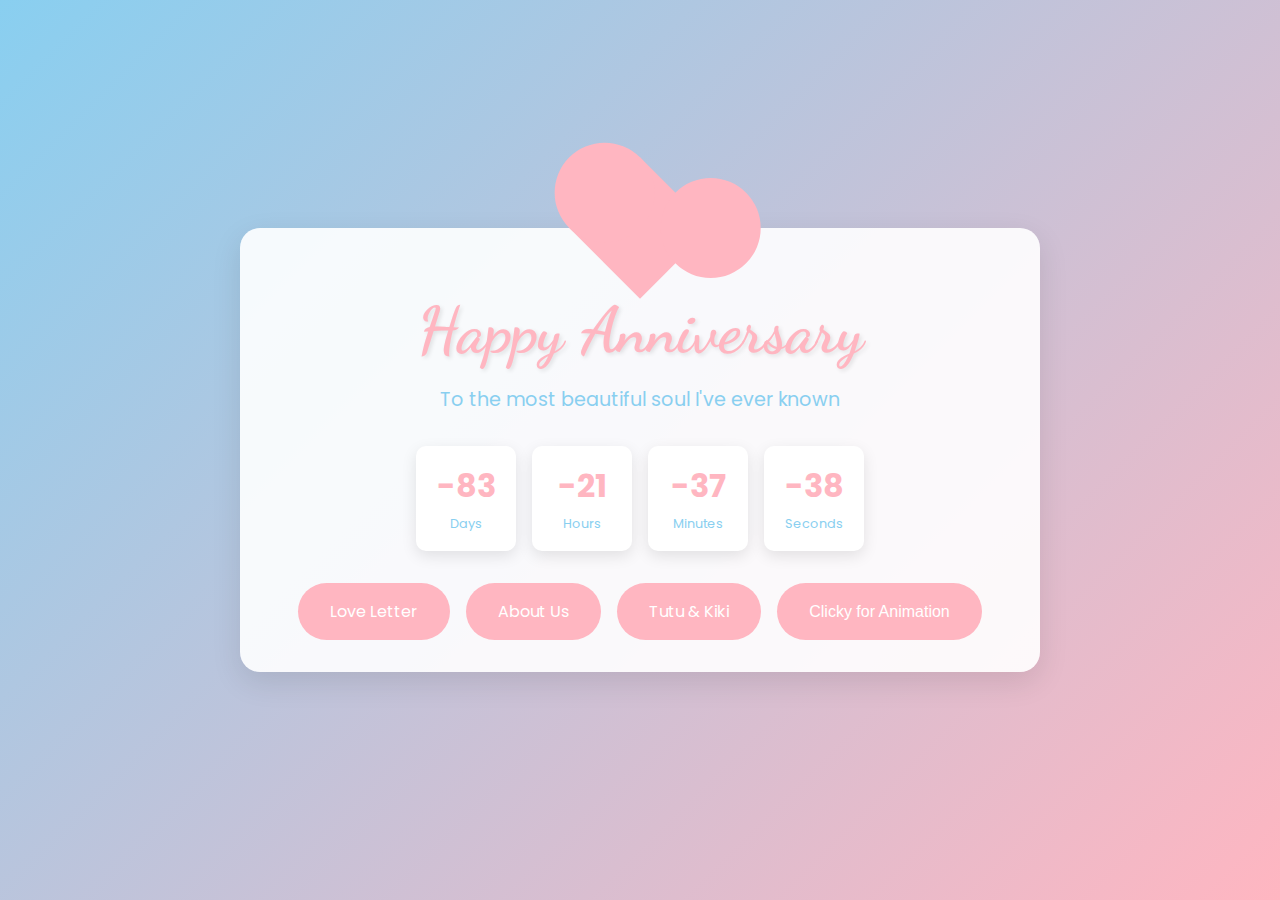
<file: index.html>
<!DOCTYPE html>
<html lang="en">
<head>
    <meta charset="UTF-8">
    <meta name="viewport" content="width=device-width, initial-scale=1.0">
    <title>Our Special Anniversary</title>
    <link rel="stylesheet" href="styles.css">
    <link rel="stylesheet" href="https://cdnjs.cloudflare.com/ajax/libs/font-awesome/6.0.0/css/all.min.css">
    <link href="https://fonts.googleapis.com/css2?family=Dancing+Script:wght@400;700&family=Poppins:wght@300;400;500&display=swap" rel="stylesheet">
</head>
<body>
    <div class="container">
        <div class="heart-container">
            <div class="heart"></div>
        </div>
        <div class="content">
            <h1 class="title">Happy Anniversary</h1>
            <p class="subtitle">To the most beautiful soul I've ever known</p>
            <div class="countdown">
                <div class="countdown-item">
                    <span id="days">00</span>
                    <span>Days</span>
                </div>
                <div class="countdown-item">
                    <span id="hours">00</span>
                    <span>Hours</span>
                </div>
                <div class="countdown-item">
                    <span id="minutes">00</span>
                    <span>Minutes</span>
                </div>
                <div class="countdown-item">
                    <span id="seconds">00</span>
                    <span>Seconds</span>
                </div>
            </div>
            <div class="buttons">
                <a href="love-letter.html" class="btn" id="letterBtn">Love Letter</a>
                <a href="distance.html" class="btn" id="distanceBtn">About Us</a>
                <a href="tutu-kiki.html" class="btn" id="tutuKikiBtn">Tutu & Kiki</a>
                <button class="btn" id="animationBtn">Clicky for Animation</button>
            </div>
        </div>
        <div class="floating-hearts">
            <i class="fas fa-heart"></i>
            <i class="fas fa-heart"></i>
            <i class="fas fa-heart"></i>
            <i class="fas fa-heart"></i>
            <i class="fas fa-heart"></i>
        </div>
    </div>
    <script src="script.js"></script>
    <script src="animations.js"></script>
</body>
</html>
</file>
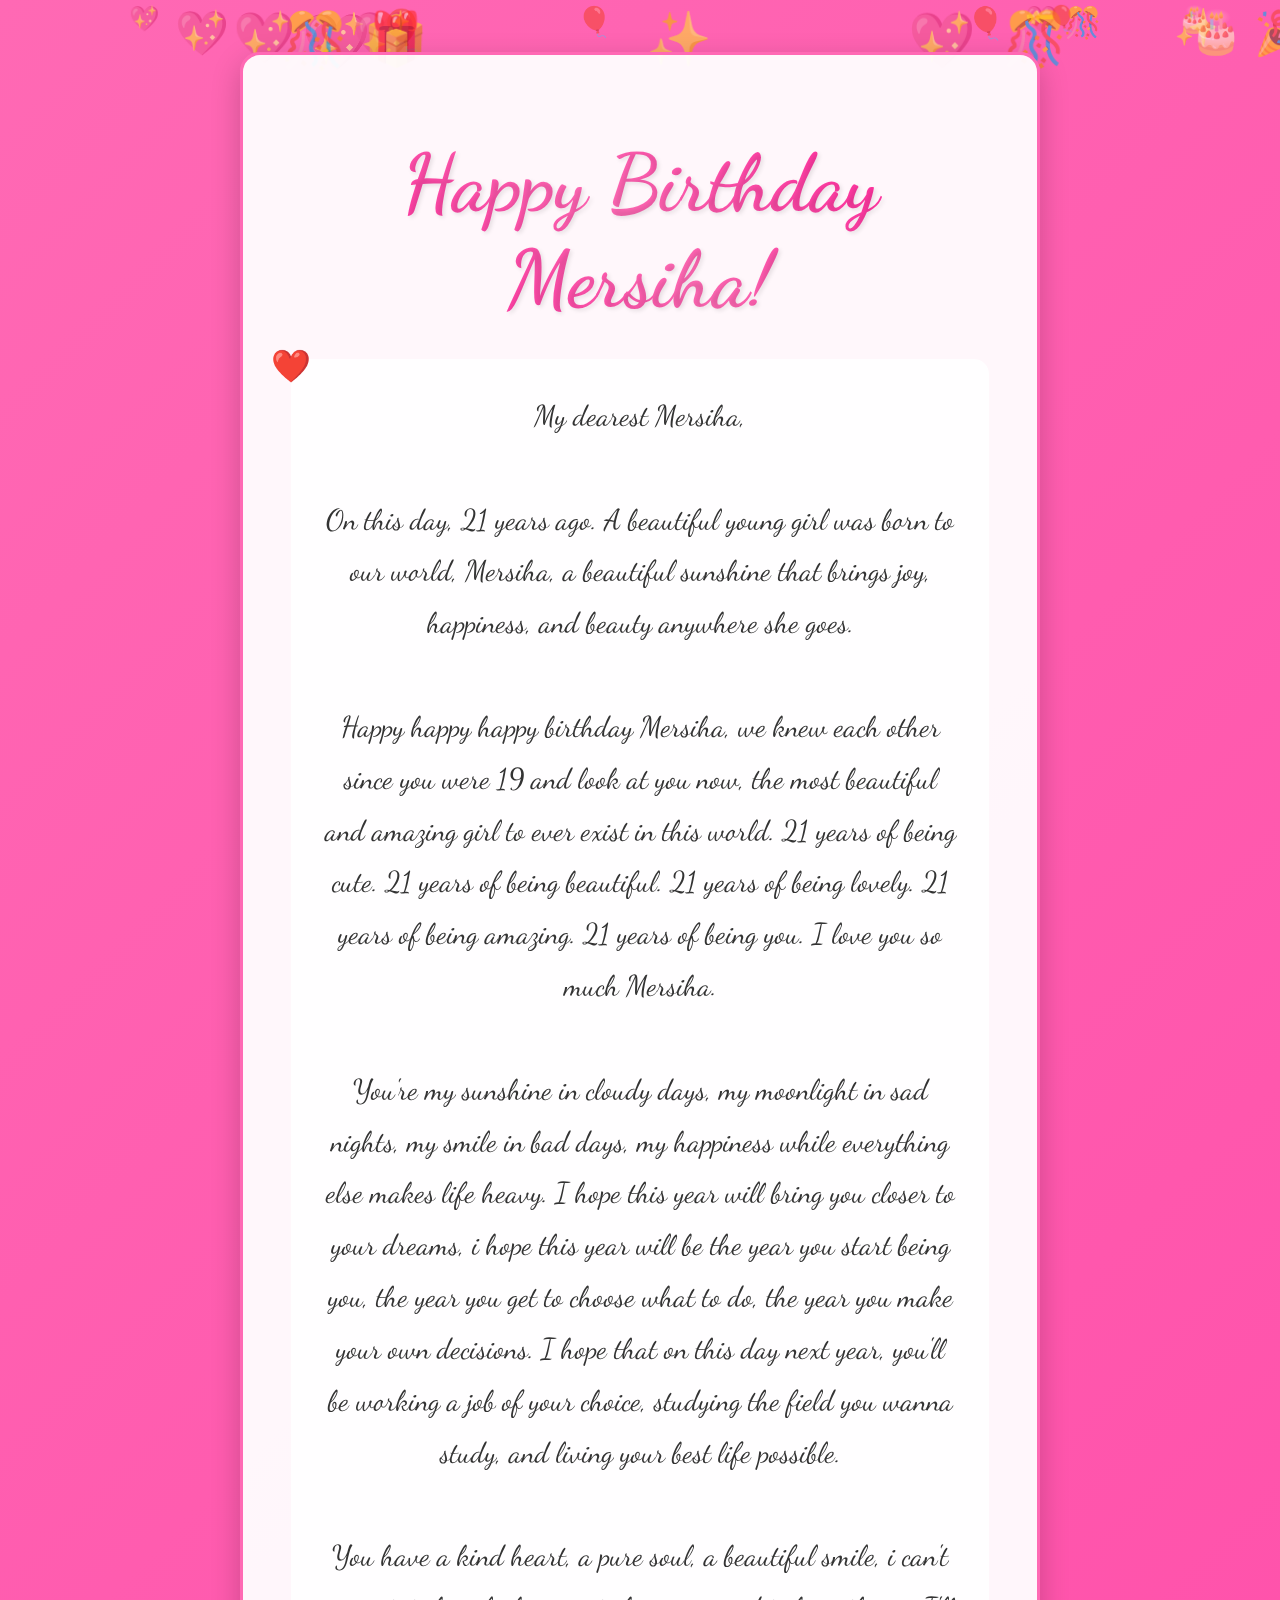
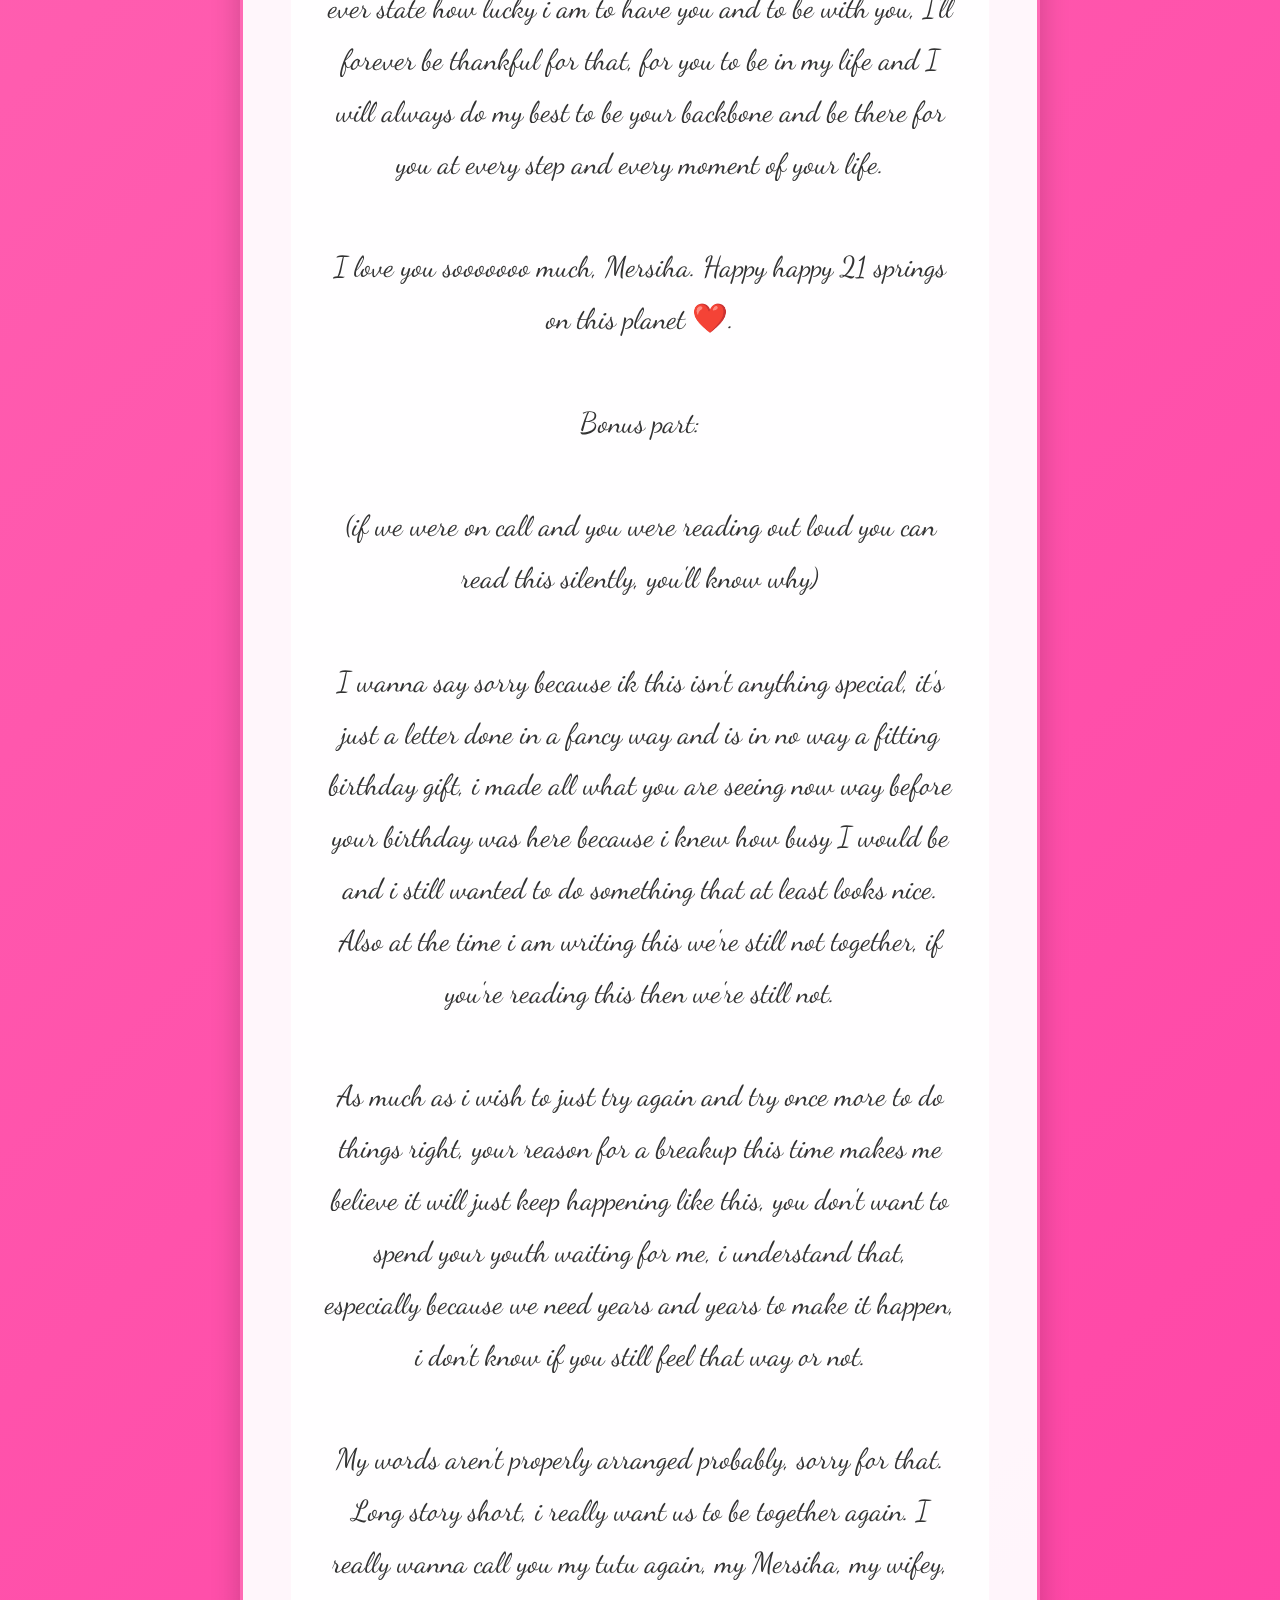
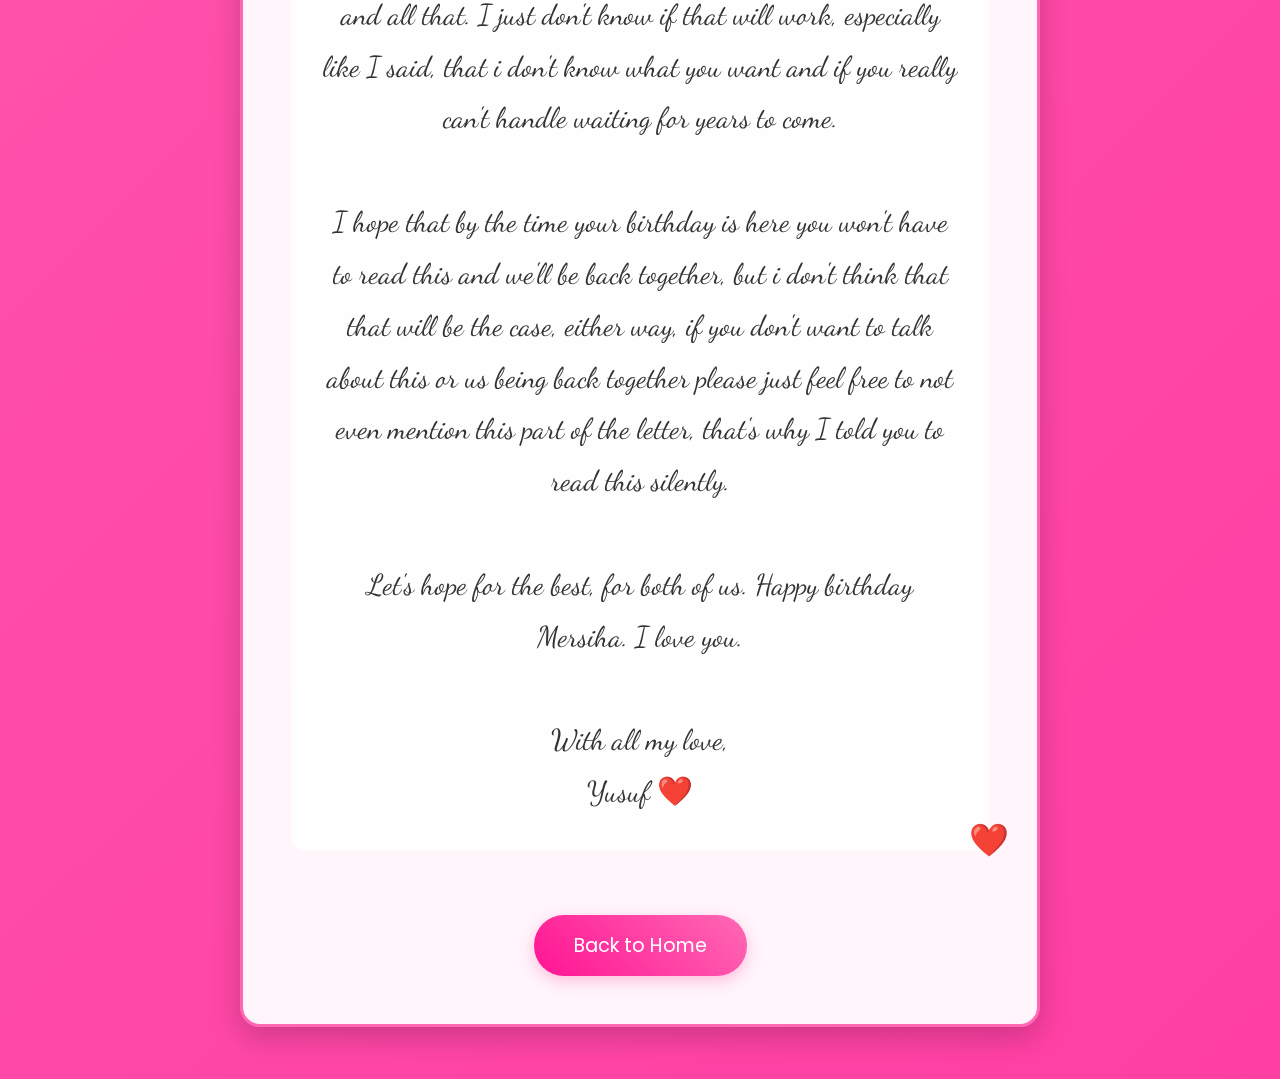
<file: birthday.html>
<!DOCTYPE html>
<html lang="en">
<head>
    <meta charset="UTF-8">
    <meta name="viewport" content="width=device-width, initial-scale=1.0">
    <title>Happy Birthday Mersiha!</title>
    <link rel="stylesheet" href="styles.css">
    <link rel="stylesheet" href="https://cdnjs.cloudflare.com/ajax/libs/font-awesome/6.0.0/css/all.min.css">
    <link href="https://fonts.googleapis.com/css2?family=Dancing+Script:wght@400;700&family=Poppins:wght@300;400;500&display=swap" rel="stylesheet">
    <style>
        body {
            min-height: 100vh;
            margin: 0;
            padding: 20px;
            overflow-y: auto;
            background: linear-gradient(135deg, #FF69B4, #FF1493, #FF69B4);
            background-size: 400% 400%;
            animation: gradientBG 15s ease infinite;
        }

        @keyframes gradientBG {
            0% { background-position: 0% 50%; }
            50% { background-position: 100% 50%; }
            100% { background-position: 0% 50%; }
        }

        .birthday-container {
            text-align: center;
            padding: 3rem;
            background: rgba(255, 255, 255, 0.95);
            border-radius: 20px;
            box-shadow: 0 10px 30px rgba(0, 0, 0, 0.2);
            max-width: 800px;
            width: 90%;
            margin: 2rem auto;
            position: relative;
            overflow: visible;
            border: 3px solid #FF69B4;
            animation: containerGlow 3s ease-in-out infinite;
        }

        @keyframes containerGlow {
            0%, 100% { box-shadow: 0 10px 30px rgba(255, 105, 180, 0.3); }
            50% { box-shadow: 0 10px 40px rgba(255, 20, 147, 0.5); }
        }

        .birthday-title {
            font-family: 'Dancing Script', cursive;
            font-size: 5rem;
            background: linear-gradient(45deg, #FF1493, #FF69B4, #FF1493);
            -webkit-background-clip: text;
            background-clip: text;
            color: transparent;
            margin: 2rem 0;
            text-shadow: 2px 2px 4px rgba(0, 0, 0, 0.1);
            animation: titleFloat 3s ease-in-out infinite;
        }

        .birthday-letter {
            font-family: 'Dancing Script', cursive;
            font-size: 1.8rem;
            color: #333;
            line-height: 1.8;
            margin: 2rem 0;
            padding: 2rem;
            background: rgba(255, 255, 255, 0.9);
            border-radius: 15px;
            position: relative;
            animation: letterAppear 1s ease-out;
        }

        @keyframes letterAppear {
            from { opacity: 0; transform: translateY(20px); }
            to { opacity: 1; transform: translateY(0); }
        }

        .birthday-letter::before,
        .birthday-letter::after {
            content: '❤️';
            position: absolute;
            font-size: 2rem;
            animation: heartFloat 2s ease-in-out infinite;
        }

        .birthday-letter::before {
            top: -20px;
            left: -20px;
            animation-delay: 0s;
        }

        .birthday-letter::after {
            bottom: -20px;
            right: -20px;
            animation-delay: 1s;
        }

        @keyframes heartFloat {
            0%, 100% { transform: translateY(0) rotate(0deg); }
            50% { transform: translateY(-10px) rotate(10deg); }
        }

        .back-button {
            display: inline-block;
            padding: 1rem 2.5rem;
            background: linear-gradient(45deg, #FF1493, #FF69B4);
            color: white;
            text-decoration: none;
            border-radius: 30px;
            margin-top: 2rem;
            font-size: 1.2rem;
            transition: all 0.3s;
            border: none;
            box-shadow: 0 5px 15px rgba(255, 105, 180, 0.4);
        }

        .back-button:hover {
            transform: translateY(-5px);
            box-shadow: 0 8px 20px rgba(255, 105, 180, 0.6);
        }

        .floating-elements {
            position: fixed;
            width: 100%;
            height: 100%;
            top: 0;
            left: 0;
            pointer-events: none;
            z-index: -1;
        }

        .floating-element {
            position: absolute;
            font-size: 2rem;
            animation: float 6s linear infinite;
            opacity: 0.6;
        }

        @keyframes float {
            0% { transform: translateY(100vh) rotate(0deg); }
            100% { transform: translateY(-100vh) rotate(360deg); }
        }

        @media (max-width: 768px) {
            body {
                padding: 10px;
            }
            
            .birthday-container {
                padding: 2rem;
            }

            .birthday-title {
                font-size: 3.5rem;
            }
            
            .birthday-letter {
                font-size: 1.5rem;
                padding: 1.5rem;
            }
        }
    </style>
</head>
<body>
    <div class="floating-elements" id="floatingElements"></div>
    
    <div class="birthday-container">
        <h1 class="birthday-title">Happy Birthday Mersiha!</h1>
        
        <div class="birthday-letter">
            My dearest Mersiha,<br><br>
            
On this day, 21 years ago. A beautiful young girl was born to our world, Mersiha, a beautiful sunshine that brings joy, happiness, and beauty anywhere she goes.<br><br>

Happy happy happy birthday Mersiha, we knew each other since you were 19 and look at you now, the most beautiful and amazing girl to ever exist in this world. 21 years of being cute. 21 years of being beautiful. 21 years of being lovely. 21 years of being amazing. 21 years of being you. I love you so much Mersiha.<br><br>

You're my sunshine in cloudy days, my moonlight in sad nights, my smile in bad days, my happiness while everything else makes life heavy. I hope this year will bring you closer to your dreams, i hope this year will be the year you start being you, the year you get to choose what to do, the year you make your own decisions. I hope that on this day next year, you'll be working a job of your choice, studying the field you wanna study, and living your best life possible.<br><br>

You have a kind heart, a pure soul, a beautiful smile, i can't ever state how lucky i am to have you and to be with you, I'll forever be thankful for that, for you to be in my life and I will always do my best to be your backbone and be there for you at every step and every moment of your life.<br><br>

I love you sooooooo much, Mersiha. Happy happy 21 springs on this planet ❤️. <br><br>


Bonus part:<br><br>
(if we were on call and you were reading out loud you can read this silently, you'll know why) <br><br>

I wanna say sorry because ik this isn't anything special, it's just a letter done in a fancy way and is in no way a fitting birthday gift, i made all what you are seeing now way before your birthday was here because i knew how busy I would be and i still wanted to do something that at least looks nice. Also at the time i am writing this we're still not together, if you're reading this then we're still not.<br><br>

As much as i wish to just try again and try once more to do things right, your reason for a breakup this time makes me believe it will just keep happening like this, you don't want to spend your youth waiting for me, i understand that, especially because we need years and years to make it happen, i don't know if you still feel that way or not.<br><br>

My words aren't properly arranged probably, sorry for that. Long story short, i really want us to be together again. I really wanna call you my tutu again, my Mersiha, my wifey, and all that. I just don't know if that will work, especially like I said, that i don't know what you want and if you really can't handle waiting for years to come.<br><br>

I hope that by the time your birthday is here you won't have to read this and we'll be back together, but i don't think that that will be the case, either way, if you don't want to talk about this or us being back together please just feel free to not even mention this part of the letter, that's why I told you to read this silently.<br><br>

Let's hope for the best, for both of us. Happy birthday Mersiha. I love you.<br><br>
            With all my love,<br>
            Yusuf ❤️
        </div>

        <a href="index.html" class="back-button">Back to Home</a>
    </div>

    <script>
        // Create floating elements
        function createFloatingElements() {
            const elements = ['🎂', '🎁', '🎈', '🎉', '💝', '✨', '🎊', '💖'];
            const container = document.getElementById('floatingElements');
            
            for (let i = 0; i < 20; i++) {
                const element = document.createElement('div');
                element.className = 'floating-element';
                element.textContent = elements[Math.floor(Math.random() * elements.length)];
                element.style.left = Math.random() * 100 + 'vw';
                element.style.animationDelay = Math.random() * 5 + 's';
                element.style.fontSize = (Math.random() * 2 + 1.5) + 'rem';
                container.appendChild(element);
            }
        }

        // Create floating elements when page loads
        window.onload = createFloatingElements;
    </script>
</body>
</html>
</file>
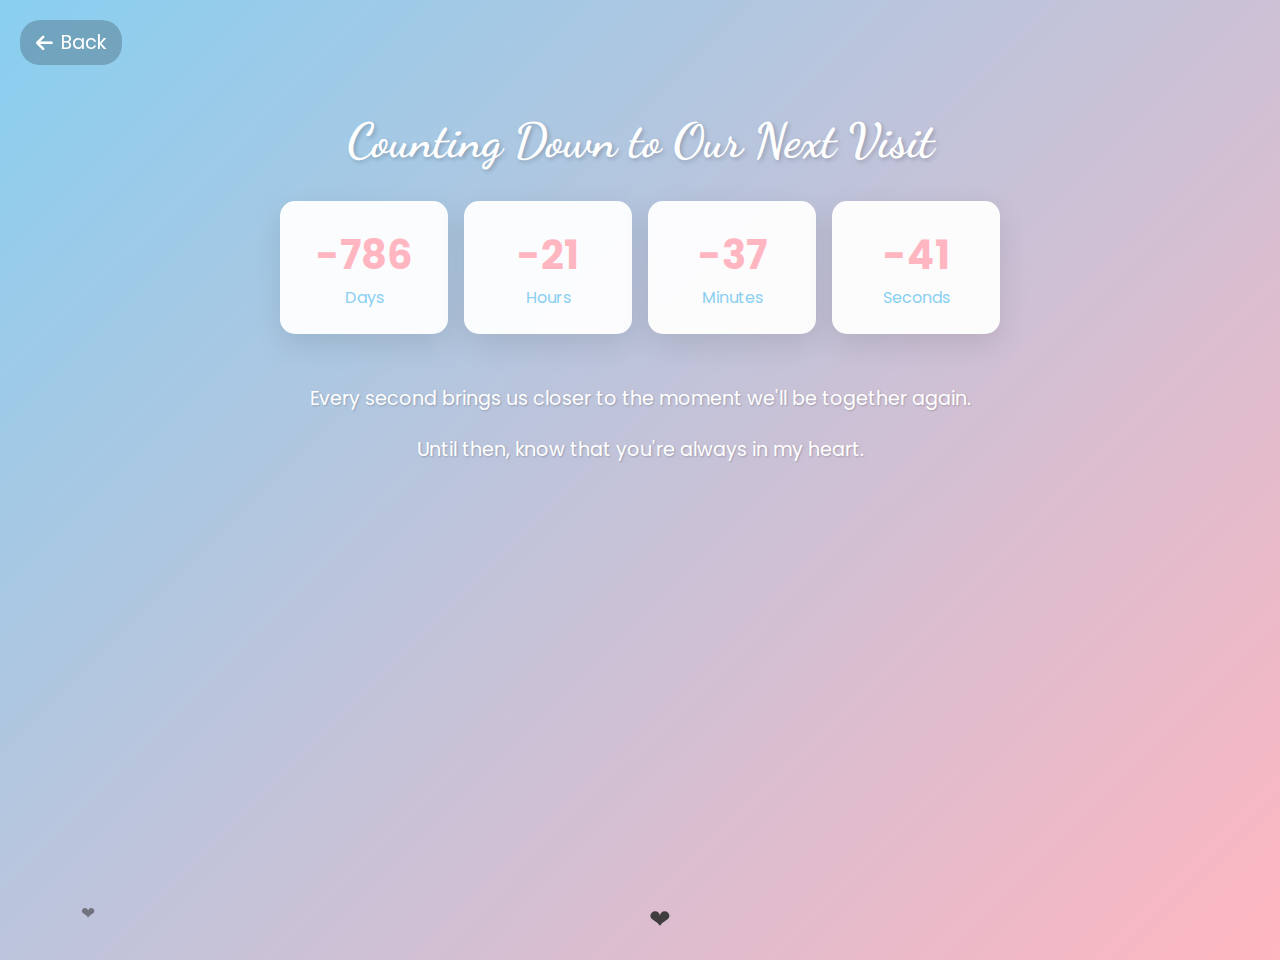
<file: countdown.html>
<!DOCTYPE html>
<html lang="en">
<head>
    <meta charset="UTF-8">
    <meta name="viewport" content="width=device-width, initial-scale=1.0">
    <title>Next Visit Countdown</title>
    <link rel="stylesheet" href="countdown.css">
    <link rel="stylesheet" href="https://cdnjs.cloudflare.com/ajax/libs/font-awesome/6.0.0/css/all.min.css">
    <link href="https://fonts.googleapis.com/css2?family=Dancing+Script:wght@400;700&family=Poppins:wght@300;400;500&display=swap" rel="stylesheet">
</head>
<body>
    <a href="index.html" class="back-button">
        <i class="fas fa-arrow-left"></i> Back
    </a>
    
    <div class="container">
        <h1>Counting Down to Our Next Visit</h1>
        <div class="countdown">
            <div class="countdown-item">
                <span id="days">00</span>
                <span>Days</span>
            </div>
            <div class="countdown-item">
                <span id="hours">00</span>
                <span>Hours</span>
            </div>
            <div class="countdown-item">
                <span id="minutes">00</span>
                <span>Minutes</span>
            </div>
            <div class="countdown-item">
                <span id="seconds">00</span>
                <span>Seconds</span>
            </div>
        </div>
        <div class="message">
            <p>Every second brings us closer to the moment we'll be together again.</p>
            <p>Until then, know that you're always in my heart.</p>
        </div>
    </div>

    <div class="hearts"></div>
    <script src="countdown.js"></script>
</body>
</html>
</file>
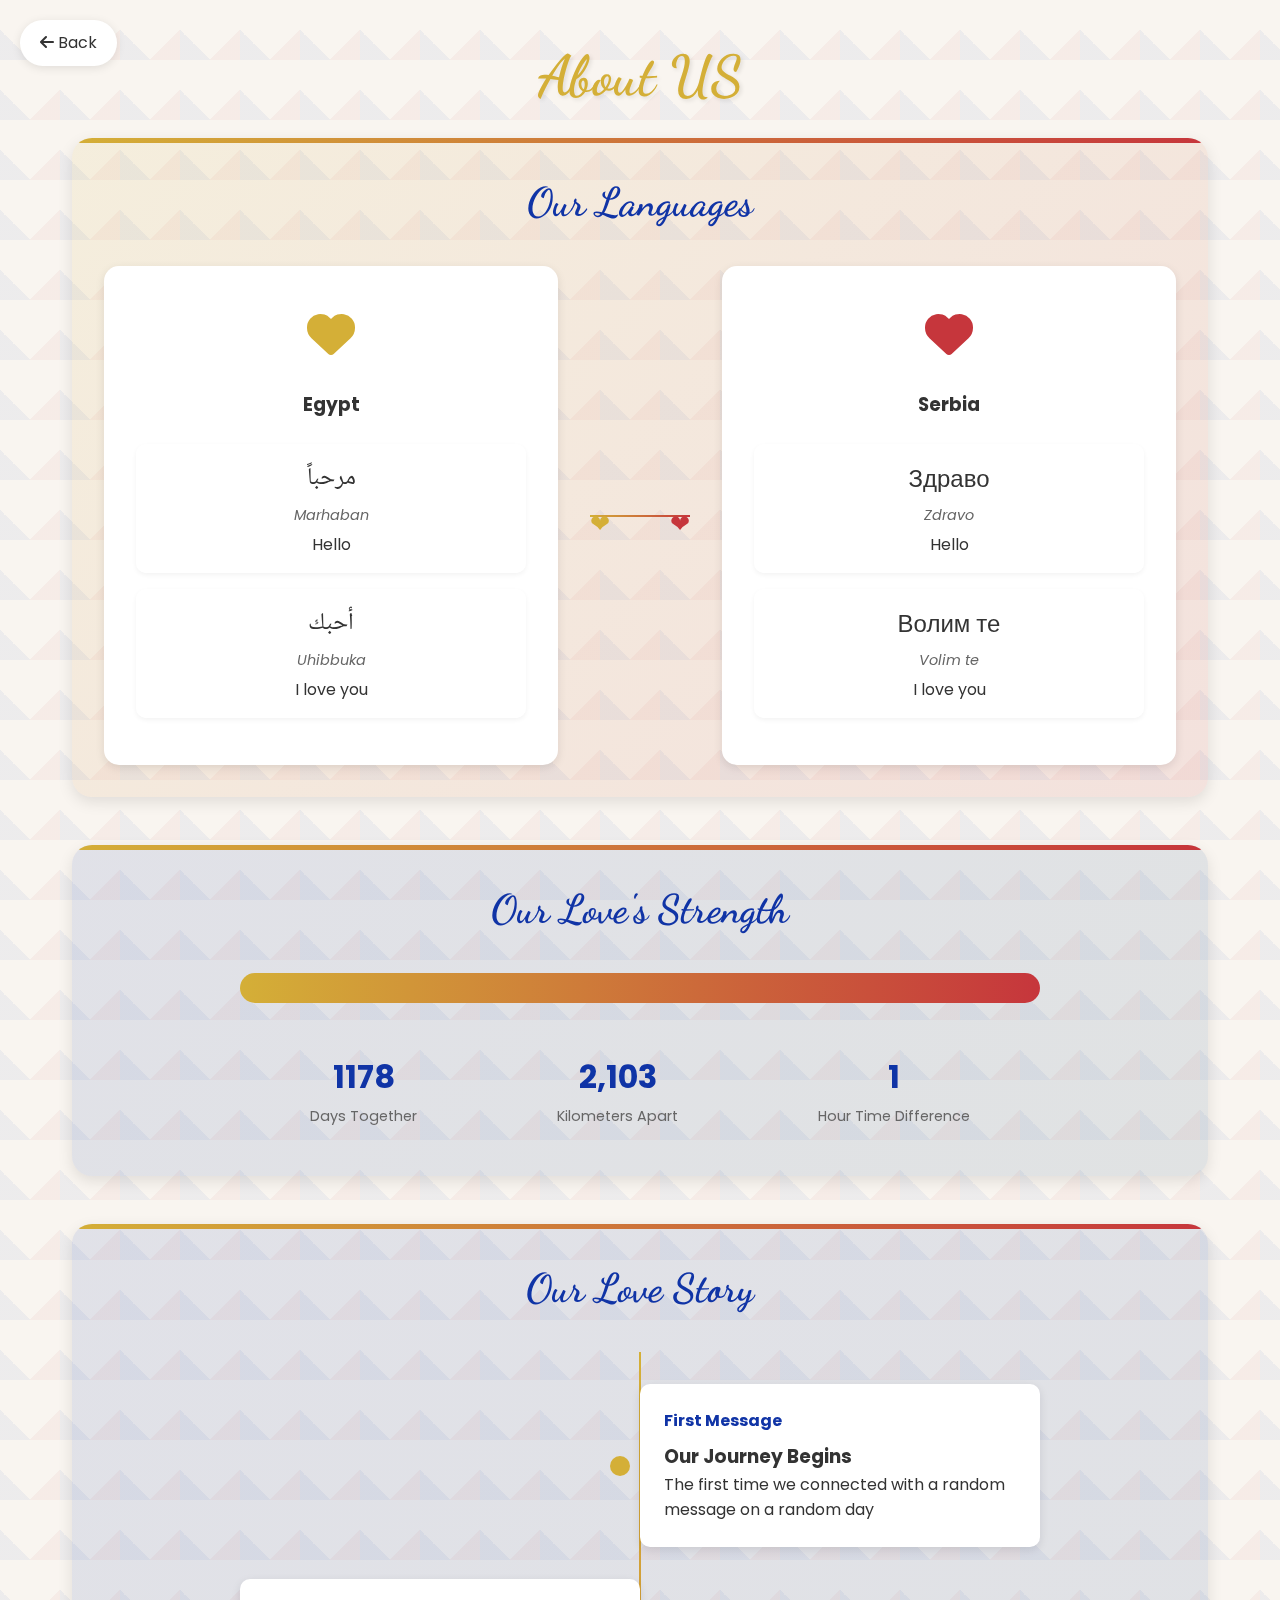
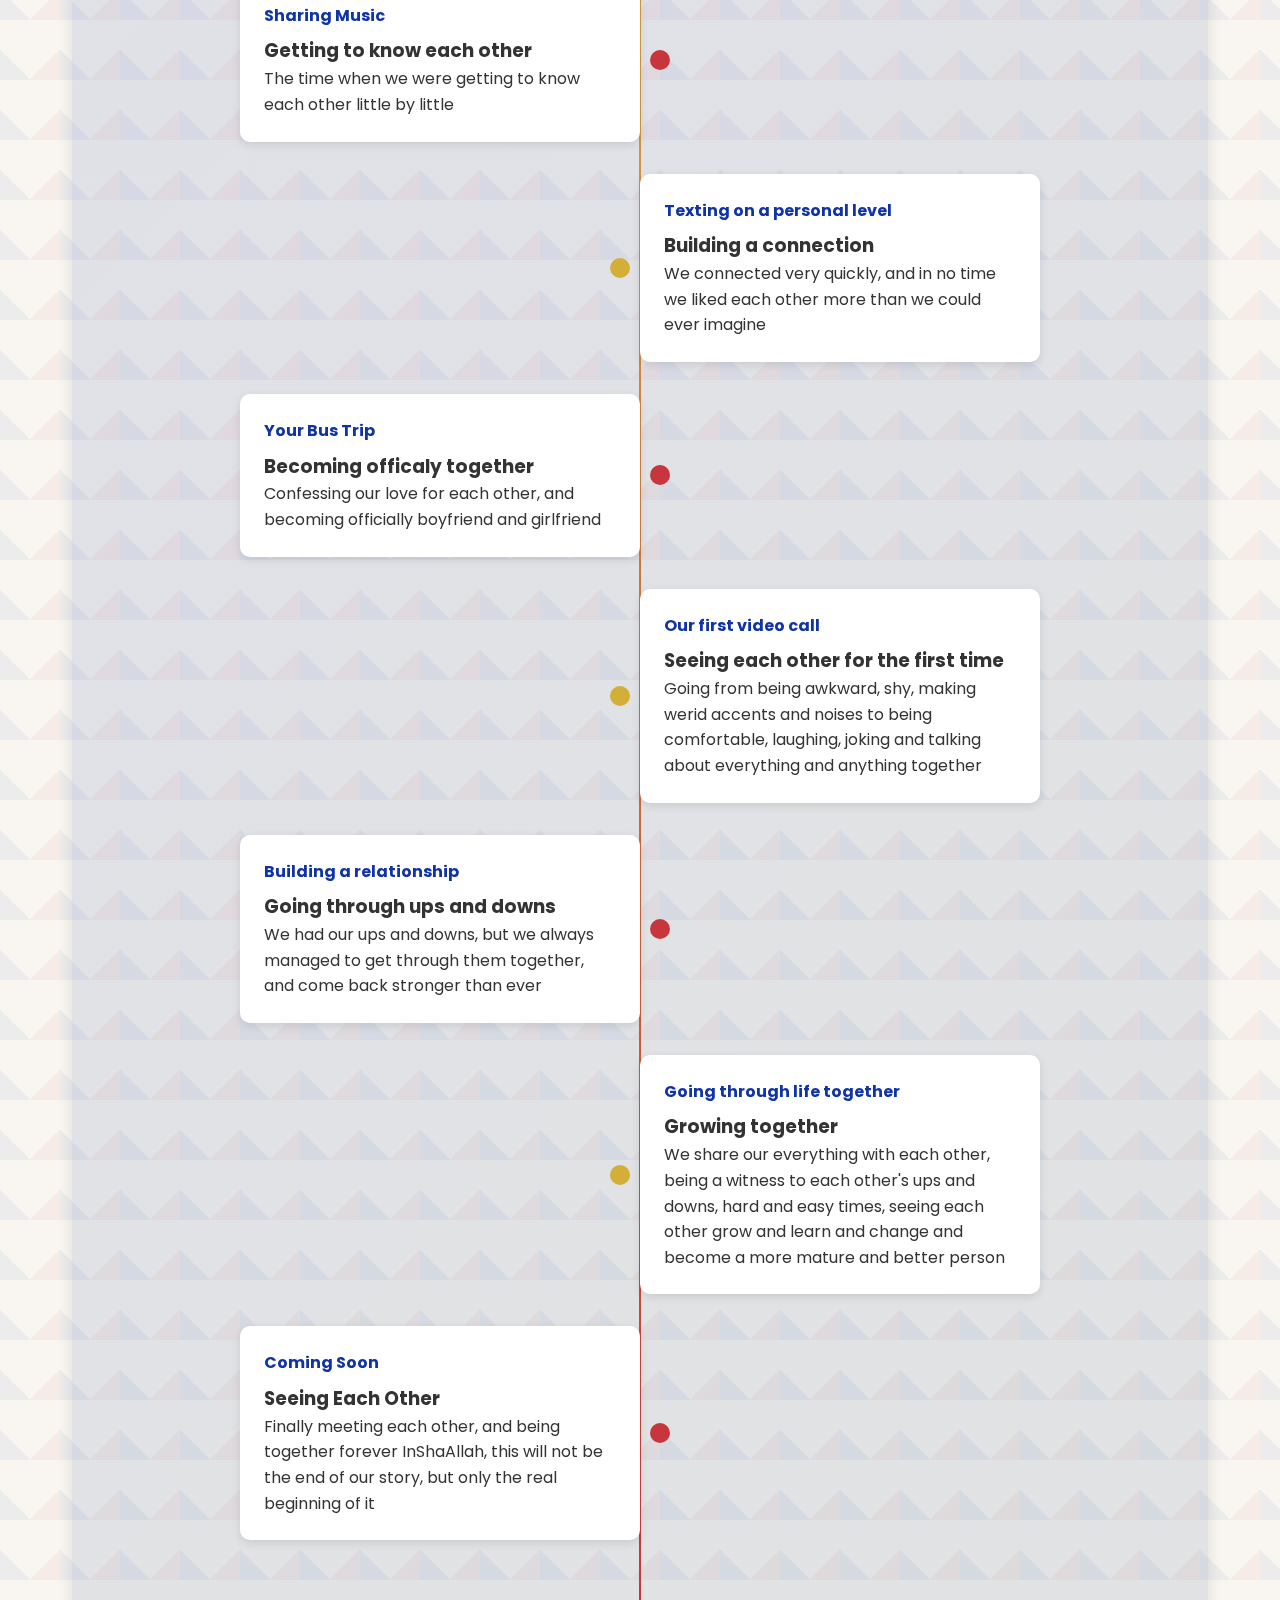
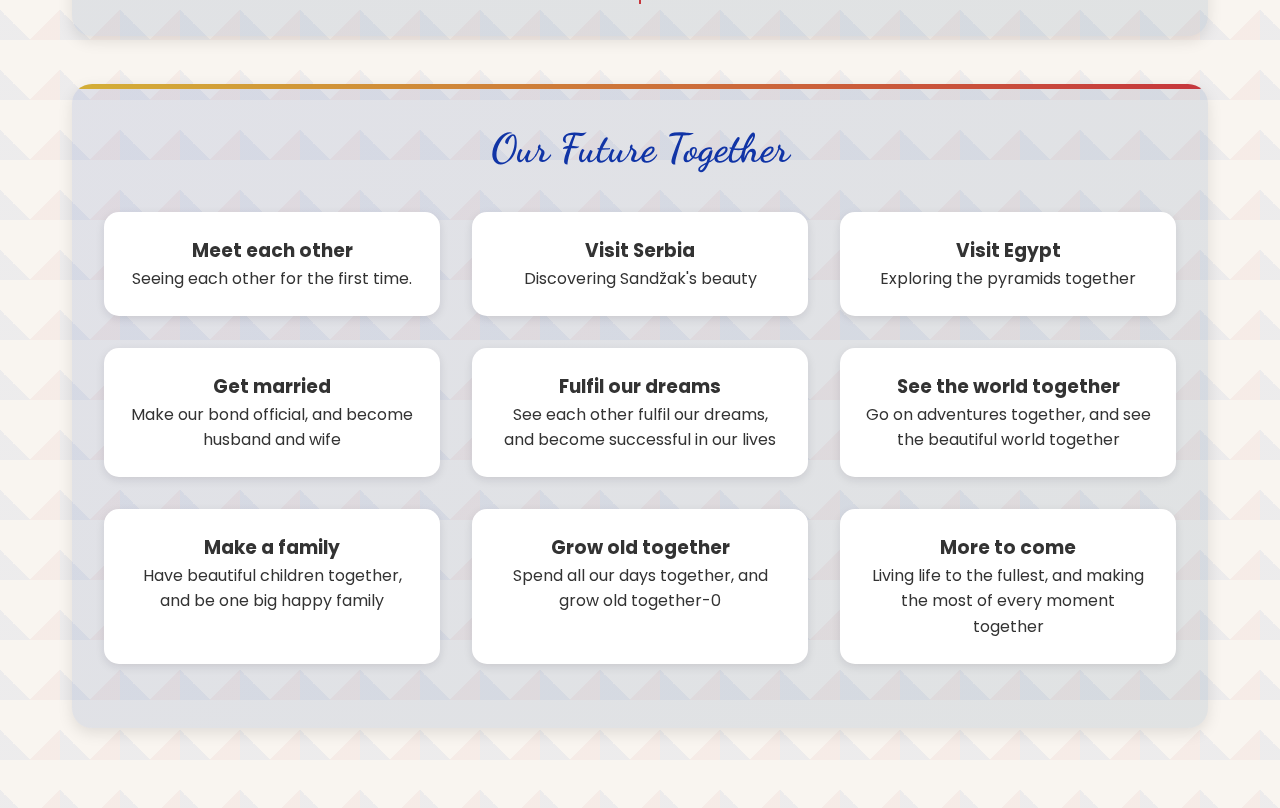
<file: distance.html>
<!DOCTYPE html>
<html lang="en">
<head>
    <meta charset="UTF-8">
    <meta name="viewport" content="width=device-width, initial-scale=1.0">
    <title>About Us</title>
    <link rel="stylesheet" href="distance.css">
    <link rel="stylesheet" href="https://cdnjs.cloudflare.com/ajax/libs/font-awesome/6.0.0/css/all.min.css">
    <link href="https://fonts.googleapis.com/css2?family=Dancing+Script:wght@400;700&family=Poppins:wght@300;400;500&display=swap" rel="stylesheet">
    <link href="https://fonts.googleapis.com/css2?family=Noto+Naskh+Arabic:wght@400;700&display=swap" rel="stylesheet">
    <style>
        @keyframes pulse {
            0% { transform: scale(1); }
            50% { transform: scale(1.2); }
            100% { transform: scale(1); }
        }

        .country-icon i {
            animation: pulse 2s ease-in-out infinite;
        }

        .country-icon i:nth-child(2) {
            animation-delay: 1s;
        }

        .element {
            display: flex;
            flex-direction: column;
            align-items: center;
            margin-bottom: 15px;
        }

        .arabic, .serbian {
            font-size: 1.5em;
            margin-bottom: 5px;
        }

        .transliteration {
            font-size: 0.9em;
            color: #666;
            font-style: italic;
            margin-bottom: 5px;
        }

        .translation {
            font-size: 1em;
            color: #333;
        }
    </style>
</head>
<body>
    <a href="index.html" class="back-button">
        <i class="fas fa-arrow-left"></i> Back
    </a>
    
    <div class="container">
        <h1 class="title">About US</h1>

        <!-- Cultural Bridge Section -->
        <div class="section cultural-bridge">
            <h2>Our Languages</h2>
            <div class="bridge-container">
                <div class="country egypt">
                    <div class="country-icon">
                        <i class="fas fa-heart" style="color: #D4AF37;"></i>
                    </div>
                    <h3>Egypt</h3>
                    <div class="cultural-elements">
                        <div class="element">
                            <span class="arabic">مرحباً</span>
                            <span class="transliteration">Marhaban</span>
                            <span class="translation">Hello</span>
                        </div>
                        <div class="element">
                            <span class="arabic">أحبك</span>
                            <span class="transliteration">Uhibbuka</span>
                            <span class="translation">I love you</span>
                        </div>
                    </div>
                </div>
                <div class="bridge">
                    <div class="hearts-line"></div>
                </div>
                <div class="country serbia">
                    <div class="country-icon">
                        <i class="fas fa-heart" style="color: #C6363C"></i>
                    </div>
                    <h3>Serbia</h3>
                    <div class="cultural-elements">
                        <div class="element">
                            <span class="serbian">Здраво</span>
                            <span class="transliteration">Zdravo</span>
                            <span class="translation">Hello</span>
                        </div>
                        <div class="element">
                            <span class="serbian">Волим те</span>
                            <span class="transliteration">Volim te</span>
                            <span class="translation">I love you</span>
                        </div>
                    </div>
                </div>
            </div>
        </div>

        <!-- Strength Meter Section -->
        <div class="section strength-meter">
            <h2>Our Love's Strength</h2>
            <div class="meter-container">
                <div class="meter">
                    <div class="meter-fill" style="width: 100%;"></div>
                </div>
                <div class="strength-stats">
                    <div class="stat">
                        <span class="value" id="daysTogether">731</span>
                        <span class="label">Days Together</span>
                    </div>
                    <div class="stat">
                        <span class="value" id="distance">2,103 </span>
                        <span class="label">Kilometers Apart</span>
                    </div>
                    <div class="stat">
                        <span class="value" id="timeDiff">1</span>
                        <span class="label">Hour Time Difference</span>
                    </div>
                </div>
            </div>
        </div>

        <!-- Cultural Love Story Timeline -->
        <div class="section timeline">
            <h2>Our Love Story</h2>
            <div class="timeline-container">
                <div class="timeline-item">
                    <div class="date">First Message</div>
                    <div class="content">
                        <h3>Our Journey Begins</h3>
                        <p>The first time we connected with a random message on a random day</p>
                    </div>
                </div>
                <div class="timeline-item">
                    <div class="date">Sharing Music</div>
                    <div class="content">
                        <h3>Getting to know each other</h3>
                        <p>The time when we were getting to know each other little by little</p>
                    </div>
                </div>
                <div class="timeline-item">
                    <div class="date">Texting on a personal level</div>
                    <div class="content">
                        <h3>Building a connection</h3>
                        <p>We connected very quickly, and in no time we liked each other more than we could ever imagine</p>
                    </div>
                </div>
                <div class="timeline-item">
                    <div class="date">Your Bus Trip</div>
                    <div class="content">
                        <h3>Becoming officaly together</h3>
                        <p>Confessing our love for each other, and becoming officially boyfriend and girlfriend</p>
                    </div>
                </div>
                <div class="timeline-item">
                    <div class="date">Our first video call</div>
                    <div class="content">
                        <h3>Seeing each other for the first time</h3>
                        <p>Going from being awkward, shy, making werid accents and noises to being comfortable, laughing, joking and talking about everything and anything together</p>
                    </div>
                </div>
                <div class="timeline-item">
                    <div class="date">Building a relationship</div>
                    <div class="content">
                        <h3>Going through ups and downs</h3>
                        <p>We had our ups and downs, but we always managed to get through them together, and come back stronger than ever</p>
                    </div>
                </div>
                <div class="timeline-item">
                    <div class="date">Going through life together</div>
                    <div class="content">
                        <h3>Growing together</h3>
                        <p>We share our everything with each other, being a witness to each other's ups and downs, hard and easy times, seeing each other grow and learn and change and become a more mature and better person</p>
                    </div>
                </div>

                <div class="timeline-item">
                    <div class="date">Coming Soon</div>
                    <div class="content">
                        <h3>Seeing Each Other</h3>
                        <p>Finally meeting each other, and being together forever InShaAllah, this will not be the end of our story, but only the real beginning of it</p>
                    </div>
                </div>

                <!-- More timeline items will be added dynamically -->
            </div>
        </div>

        <!-- Future Vision Board -->
        <div class="section vision-board">
            <h2>Our Future Together</h2>
            <div class="vision-container">
                <div class="vision-item">
                    <h3>Meet each other</h3>
                    <p>Seeing each other for the first time.</p>
                </div>
                <div class="vision-item">
                    <h3>Visit Serbia</h3>
                    <p>Discovering Sandžak's beauty</p>
                </div>
                <div class="vision-item">
                    <h3>Visit Egypt</h3>
                    <p>Exploring the pyramids together</p>
                </div>
                <div class="vision-item">
                    <h3>Get married</h3>
                    <p>Make our bond official, and become husband and wife</p>
                </div>
                <div class="vision-item">
                    <h3>Fulfil our dreams</h3>
                    <p>See each other fulfil our dreams, and become successful in our lives</p>
                </div>
                <div class="vision-item">
                    <h3>See the world together</h3>
                    <p>Go on adventures together, and see the beautiful world together</p>
                </div>
                <div class="vision-item">
                    <h3>Make a family</h3>
                    <p>Have beautiful children together, and be one big happy family</p>
                </div>
                <div class="vision-item">
                    <h3>Grow old together</h3>
                    <p>Spend all our days together, and grow old together-0</p>
                </div>
                <div class="vision-item">
                    <h3>More to come</h3>
                    <p>Living life to the fullest, and making the most of every moment together</p>
                </div>
            </div>
    
        </div>
    </div>

    <div class="hearts"></div>
    <script src="distance.js"></script>
</body>
</html>
</file>
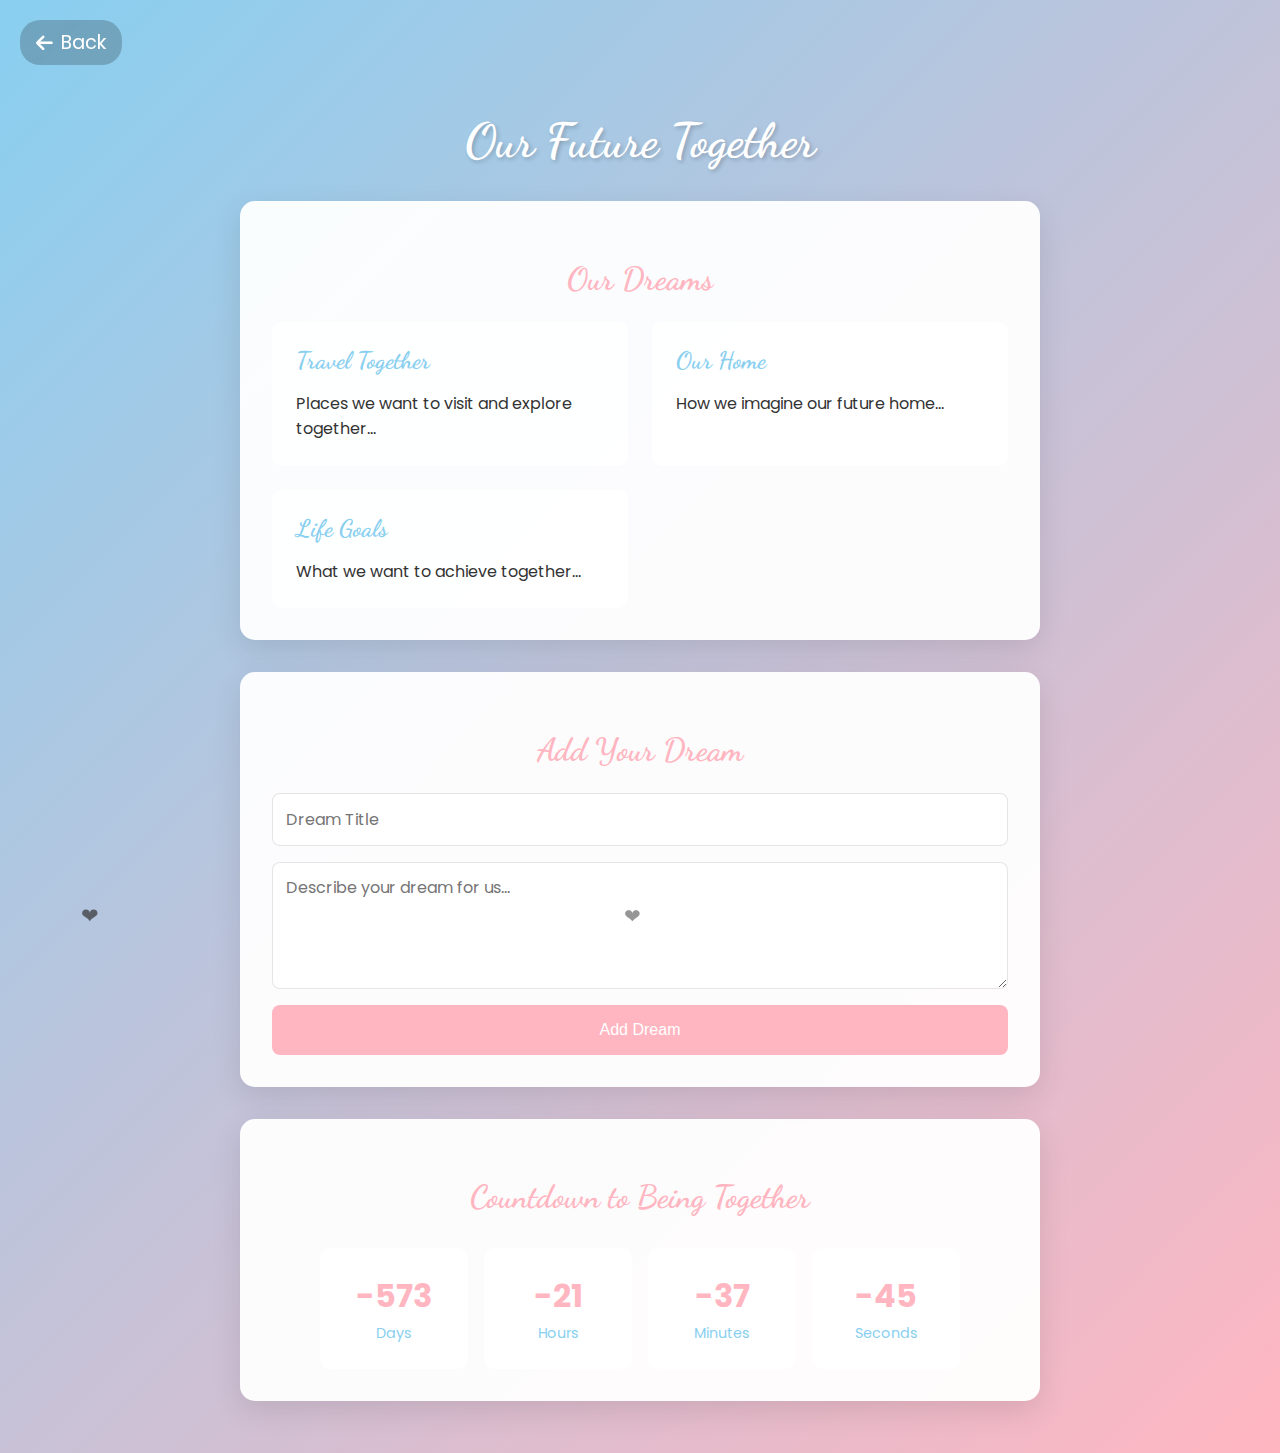
<file: future.html>
<!DOCTYPE html>
<html lang="en">
<head>
    <meta charset="UTF-8">
    <meta name="viewport" content="width=device-width, initial-scale=1.0">
    <title>Our Future</title>
    <link rel="stylesheet" href="future.css">
    <link rel="stylesheet" href="https://cdnjs.cloudflare.com/ajax/libs/font-awesome/6.0.0/css/all.min.css">
    <link href="https://fonts.googleapis.com/css2?family=Dancing+Script:wght@400;700&family=Poppins:wght@300;400;500&display=swap" rel="stylesheet">
</head>
<body>
    <a href="index.html" class="back-button">
        <i class="fas fa-arrow-left"></i> Back
    </a>
    
    <div class="container">
        <h1>Our Future Together</h1>
        
        <div class="future-section">
            <h2>Our Dreams</h2>
            <div class="dreams">
                <div class="dream">
                    <h3>Travel Together</h3>
                    <p>Places we want to visit and explore together...</p>
                </div>
                <div class="dream">
                    <h3>Our Home</h3>
                    <p>How we imagine our future home...</p>
                </div>
                <div class="dream">
                    <h3>Life Goals</h3>
                    <p>What we want to achieve together...</p>
                </div>
            </div>
        </div>

        <div class="future-section">
            <h2>Add Your Dream</h2>
            <form id="dreamForm">
                <input type="text" placeholder="Dream Title" required>
                <textarea placeholder="Describe your dream for us..." required></textarea>
                <button type="submit">Add Dream</button>
            </form>
        </div>

        <div class="future-section">
            <h2>Countdown to Being Together</h2>
            <div class="countdown">
                <div class="countdown-item">
                    <span id="days">00</span>
                    <span>Days</span>
                </div>
                <div class="countdown-item">
                    <span id="hours">00</span>
                    <span>Hours</span>
                </div>
                <div class="countdown-item">
                    <span id="minutes">00</span>
                    <span>Minutes</span>
                </div>
                <div class="countdown-item">
                    <span id="seconds">00</span>
                    <span>Seconds</span>
                </div>
            </div>
        </div>
    </div>

    <div class="hearts"></div>
    <script src="future.js"></script>
</body>
</html>
</file>
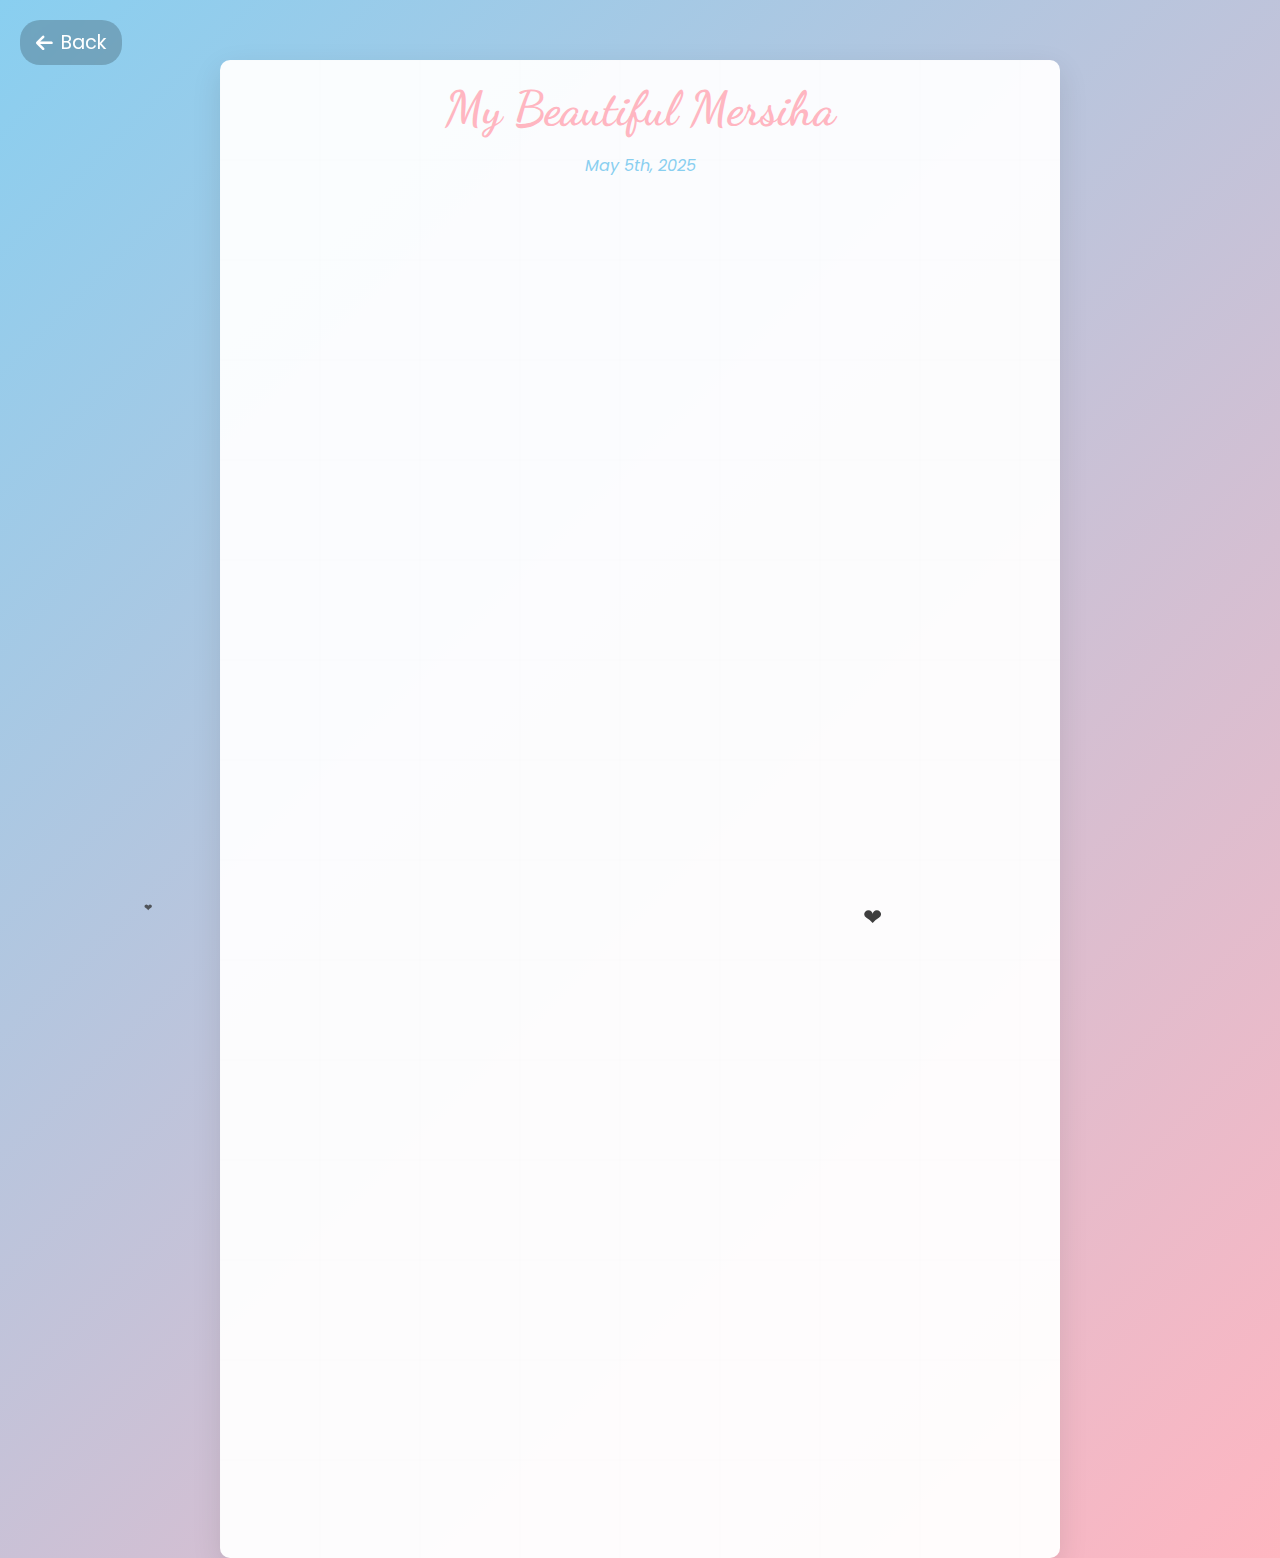
<file: love-letter.html>
<!DOCTYPE html>
<html lang="en">
<head>
    <meta charset="UTF-8">
    <meta name="viewport" content="width=device-width, initial-scale=1.0">
    <title>Love Letter</title>
    <link rel="stylesheet" href="love-letter.css">
    <link rel="stylesheet" href="https://cdnjs.cloudflare.com/ajax/libs/font-awesome/6.0.0/css/all.min.css">
    <link href="https://fonts.googleapis.com/css2?family=Dancing+Script:wght@400;700&family=Poppins:wght@300;400;500&display=swap" rel="stylesheet">
</head>
<body>
    <a href="index.html" class="back-button">
        <i class="fas fa-arrow-left"></i> Back
    </a>
    
    <div class="letter">
        <h1>My Beautiful Mersiha</h1>
        <div class="date">May 5th, 2025</div>
        
        <div class="content">

            <p>Happy happy happy anniversary my Mersiha, another year together and another day to remember how lucky i am to have you. You're my gift from Allah and I'll forever be the luckiest man alive to have you.</p>
            <p>Today is our special day, the day that is ours and no body else's, the day we finally got together, and became boyfriend and girlfriend. Every moment from that night on the bus until this moment as your beautiful eyes are reading this has been the best time of my life. My love for you only got stronger and stronger every moment since then.</p>
            <p>We went through a lot together, some good and some bad, but we always got back together, we always got closer to each other, and we always became better than before. I love you so much my Mersiha. My tutu. My baby. My wifey. My smoly. Being with you is my goal in life, being your man, and seeing you fulfilled and happy is my real dream in this world.</p>
            <p>You're my sunshine, my backbone, my one and only, you've always been there for me even if I didn't ask for it, you're my perfect baby girl. I love you so muchie muchie muchie muchie muchie muchie muchie muchie muchie, always and forever.</p>
            <p>Texting you as i wake up, as I work, as i do this or that, on the bus, sneakily while spending time with the family, i love spending every moment i can with you, and i can't wait till we can spend every single moment of our lives together, and be together IRL, and get married and life a beautiful life together InShaAllah.</p>
            <p>I love you so much my Mersiha. I wish I could take you out tonight and have a special anniversary date, but InShaAllah we will have many dates and many many celebrations and happy times together forever my love. You're my one and only, my perfect princess, my tutu, my cutey patootey, you're my love, my heart and my soul, and my everything.</p>
            <p>I wish i could make a better, bigger, crazier gift that can show how much I love you, but this is what I was able to craft with love for now, i had a smile on my face for every moment while working on this, and i hope this will make you smile too.</p>
            <p>To all the many years to come InShaAllah, while we both have our lives figured, doing jobs we love, living together, going through everything together, being happy together, no more stresses or worries. I can't wait for those times with you my love.</p>
            <p>I love you so much my Mersiha, my wifey, my perfect baby girl, and i hope you enjoy this little gift. Happy anniversary my love.</p>
            
            <p class="closing">Forever yours,</p>
            <p class="signature">Yusuf</p>
        </div>
    </div>

    <div class="hearts"></div>
    <script src="love-letter.js"></script>
</body>
</html>
</file>
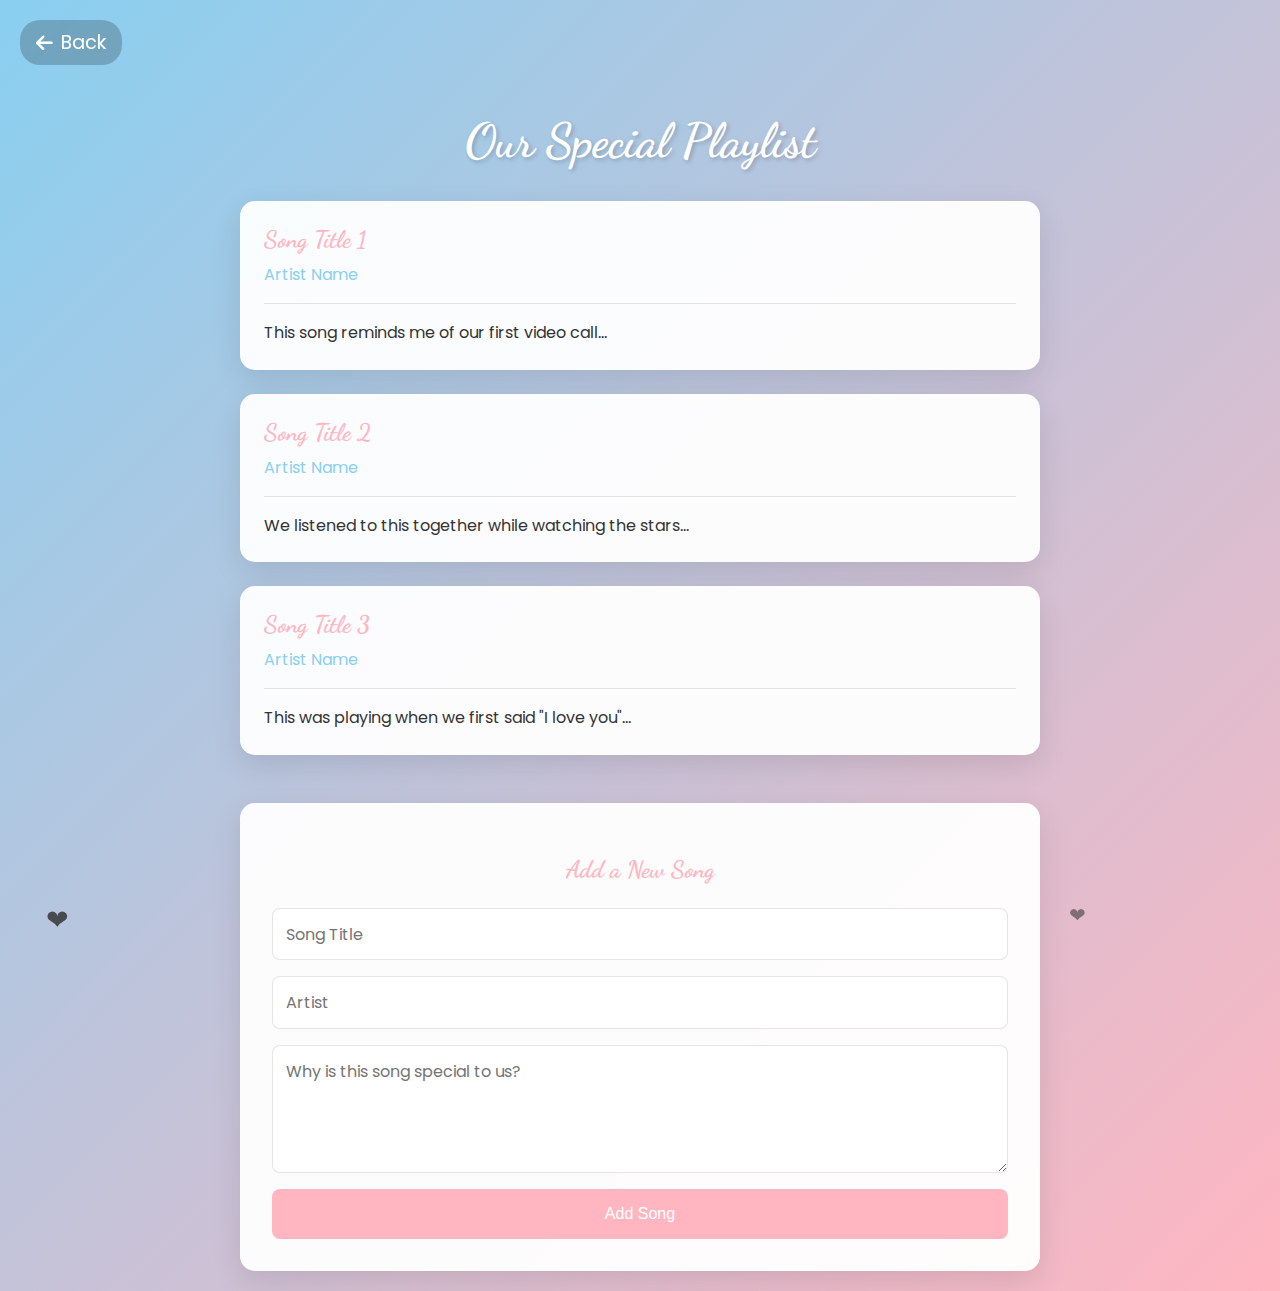
<file: playlist.html>
<!DOCTYPE html>
<html lang="en">
<head>
    <meta charset="UTF-8">
    <meta name="viewport" content="width=device-width, initial-scale=1.0">
    <title>Our Playlist</title>
    <link rel="stylesheet" href="playlist.css">
    <link rel="stylesheet" href="https://cdnjs.cloudflare.com/ajax/libs/font-awesome/6.0.0/css/all.min.css">
    <link href="https://fonts.googleapis.com/css2?family=Dancing+Script:wght@400;700&family=Poppins:wght@300;400;500&display=swap" rel="stylesheet">
</head>
<body>
    <a href="index.html" class="back-button">
        <i class="fas fa-arrow-left"></i> Back
    </a>
    
    <div class="container">
        <h1>Our Special Playlist</h1>
        <div class="playlist">
            <div class="song">
                <div class="song-info">
                    <h3>Song Title 1</h3>
                    <p>Artist Name</p>
                </div>
                <div class="song-message">
                    <p>This song reminds me of our first video call...</p>
                </div>
            </div>
            
            <div class="song">
                <div class="song-info">
                    <h3>Song Title 2</h3>
                    <p>Artist Name</p>
                </div>
                <div class="song-message">
                    <p>We listened to this together while watching the stars...</p>
                </div>
            </div>
            
            <div class="song">
                <div class="song-info">
                    <h3>Song Title 3</h3>
                    <p>Artist Name</p>
                </div>
                <div class="song-message">
                    <p>This was playing when we first said "I love you"...</p>
                </div>
            </div>
        </div>
        
        <div class="add-song">
            <h2>Add a New Song</h2>
            <form id="songForm">
                <input type="text" placeholder="Song Title" required>
                <input type="text" placeholder="Artist" required>
                <textarea placeholder="Why is this song special to us?" required></textarea>
                <button type="submit">Add Song</button>
            </form>
        </div>
    </div>

    <div class="hearts"></div>
    <script src="playlist.js"></script>
</body>
</html>
</file>
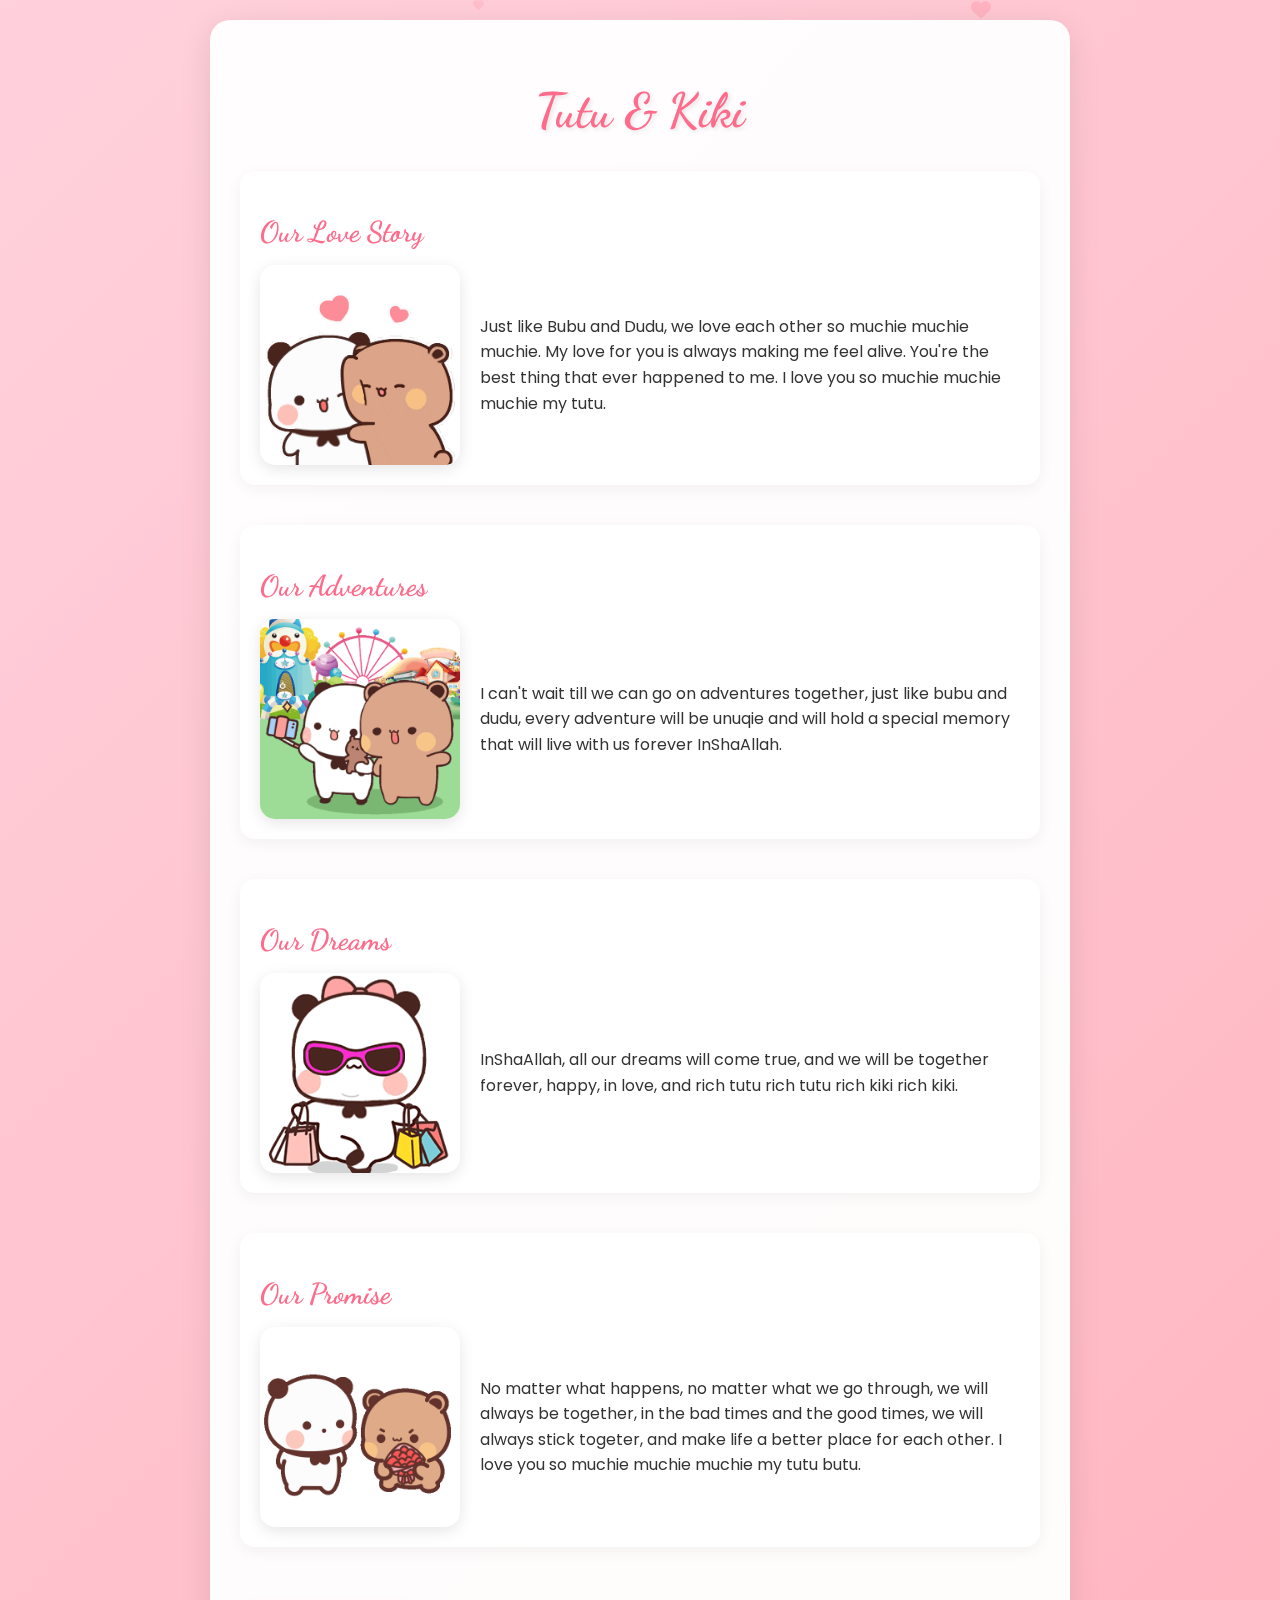
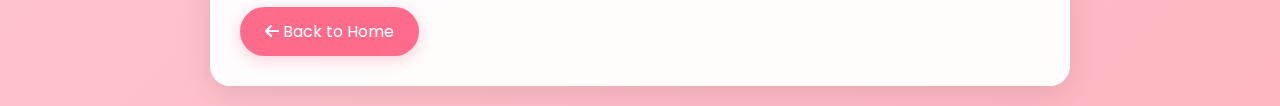
<file: tutu-kiki.html>
<!DOCTYPE html>
<html lang="en">
<head>
    <meta charset="UTF-8">
    <meta name="viewport" content="width=device-width, initial-scale=1.0">
    <title>Tutu & Kiki</title>
    <link rel="stylesheet" href="https://cdnjs.cloudflare.com/ajax/libs/font-awesome/6.0.0/css/all.min.css">
    <link href="https://fonts.googleapis.com/css2?family=Dancing+Script:wght@400;700&family=Poppins:wght@300;400;500&display=swap" rel="stylesheet">
    <style>
        body {
            margin: 0;
            padding: 20px;
            background: linear-gradient(135deg, #ffd1dc 0%, #ffb6c1 100%);
            min-height: 100vh;
            font-family: 'Poppins', sans-serif;
        }

        .content {
            max-width: 800px;
            margin: 0 auto;
            background: rgba(255, 255, 255, 0.95);
            padding: 30px;
            border-radius: 20px;
            box-shadow: 0 8px 32px rgba(0, 0, 0, 0.1);
        }

        h1 {
            text-align: center;
            color: #ff6b8b;
            font-family: 'Dancing Script', cursive;
            font-size: 3rem;
            margin-bottom: 2rem;
            text-shadow: 2px 2px 4px rgba(0, 0, 0, 0.1);
        }

        h2 {
            color: #ff6b8b;
            font-family: 'Dancing Script', cursive;
            font-size: 1.8rem;
            margin-bottom: 1rem;
        }

        .section {
            margin-bottom: 40px;
            padding: 20px;
            background: rgba(255, 255, 255, 0.8);
            border-radius: 15px;
            box-shadow: 0 4px 15px rgba(0, 0, 0, 0.05);
        }

        .section-content {
            display: flex;
            gap: 20px;
            align-items: center;
        }

        img {
            width: 200px;
            height: 200px;
            border-radius: 15px;
            object-fit: cover;
            box-shadow: 0 4px 15px rgba(0, 0, 0, 0.1);
        }

        p {
            color: #333;
            line-height: 1.6;
            flex: 1;
        }

        .back-button {
            display: inline-block;
            text-align: center;
            margin-top: 20px;
            padding: 12px 25px;
            background: #ff6b8b;
            color: white;
            text-decoration: none;
            border-radius: 50px;
            font-family: 'Poppins', sans-serif;
            box-shadow: 0 4px 15px rgba(255, 107, 139, 0.3);
            transition: transform 0.3s ease;
        }

        .back-button:hover {
            transform: translateY(-3px);
        }

        .floating-hearts {
            position: fixed;
            width: 100%;
            height: 100%;
            pointer-events: none;
            z-index: -1;
            top: 0;
            left: 0;
        }

        .floating-hearts i {
            position: absolute;
            color: #ff6b8b;
            opacity: 0.3;
            animation: float 6s ease-in-out infinite;
        }

        @keyframes float {
            0% { transform: translateY(100vh) rotate(0deg); }
            100% { transform: translateY(-100px) rotate(360deg); }
        }

        @media (max-width: 768px) {
            .content {
                padding: 20px;
            }

            h1 {
                font-size: 2.5rem;
            }

            h2 {
                font-size: 1.5rem;
            }

            .section-content {
                flex-direction: column;
                text-align: center;
            }

            img {
                width: 150px;
                height: 150px;
                margin-bottom: 15px;
            }

            .back-button {
                width: 100%;
                box-sizing: border-box;
            }
        }

        @media (max-width: 480px) {
            .content {
                padding: 15px;
            }

            h1 {
                font-size: 2rem;
            }

            h2 {
                font-size: 1.3rem;
            }

            img {
                width: 120px;
                height: 120px;
            }

            p {
                font-size: 0.9rem;
            }
        }
    </style>
</head>
<body>
    <div class="floating-hearts"></div>
    <div class="content">
        <h1>Tutu & Kiki</h1>
        
        <div class="section">
            <h2>Our Love Story</h2>
            <div class="section-content">
                <img src="dudu-bubu-love.gif" alt="Bubu and Dudu Love">
                <p>Just like Bubu and Dudu, we love each other so muchie muchie muchie. My love for you is always making me feel alive. You're the best thing that ever happened to me. I love you so muchie muchie muchie my tutu.</p>
            </div>
        </div>

        <div class="section">
            <h2>Our Adventures</h2>
            <div class="section-content">
                <img src="dudu-bubu-adventure.gif" alt="Bubu and Dudu Adventure">
                <p>I can't wait till we can go on adventures together, just like bubu and dudu, every adventure will be unuqie and will hold a special memory that will live with us forever InShaAllah.</p>
            </div>
        </div>

        <div class="section">
            <h2>Our Dreams</h2>
            <div class="section-content">
                <img src="bubu-rich.gif" alt="Bubu and Dudu Dreams">
                <p>InShaAllah, all our dreams will come true, and we will be together forever, happy, in love, and rich tutu rich tutu rich kiki rich kiki.</p>
            </div>
        </div>

        <div class="section">
            <h2>Our Promise</h2>
            <div class="section-content">
                <img src="bubu-dudu-dreams.gif" alt="Bubu and Dudu Promise">
                <p>No matter what happens, no matter what we go through, we will always be together, in the bad times and the good times, we will always stick togeter, and make life a better place for each other. I love you so muchie muchie muchie my tutu butu.</p>
            </div>
        </div>

        <a href="index.html" class="back-button">
            <i class="fas fa-arrow-left"></i> Back to Home
        </a>
    </div>

    <script>
        // Create floating hearts
        const container = document.querySelector('.floating-hearts');
        const colors = ['#ff6b8b', '#ff8e9e', '#ffb3c1', '#ffd8e1'];

        function createHeart() {
            const heart = document.createElement('i');
            heart.className = 'fas fa-heart';
            heart.style.left = Math.random() * 100 + 'vw';
            heart.style.animationDuration = Math.random() * 3 + 3 + 's';
            heart.style.opacity = Math.random() * 0.5 + 0.3;
            heart.style.fontSize = Math.random() * 20 + 10 + 'px';
            heart.style.color = colors[Math.floor(Math.random() * colors.length)];
            container.appendChild(heart);

            setTimeout(() => {
                heart.remove();
            }, 6000);
        }

        setInterval(createHeart, 300);
    </script>
</body>
</html>
</file>
<file: styles.css>
:root {
    --baby-blue: #89CFF0;
    --baby-pink: #FFB6C1;
    --white: #ffffff;
    --shadow: rgba(0, 0, 0, 0.1);
}

* {
    margin: 0;
    padding: 0;
    box-sizing: border-box;
}

body {
    font-family: 'Poppins', sans-serif;
    background: linear-gradient(135deg, var(--baby-blue), var(--baby-pink));
    min-height: 100vh;
    display: flex;
    justify-content: center;
    align-items: center;
    overflow-x: hidden;
    overflow-y: auto;
    padding: 1rem;
}

.container {
    text-align: center;
    position: relative;
    padding: 2rem;
    background: rgba(255, 255, 255, 0.9);
    border-radius: 20px;
    box-shadow: 0 10px 30px var(--shadow);
    max-width: 800px;
    width: 90%;
    display: flex;
    flex-direction: column;
    justify-content: center;
    margin: 2.5rem auto;
}

.heart-container {
    position: absolute;
    top: -50px;
    left: 50%;
    transform: translateX(-50%);
}

.heart {
    width: 100px;
    height: 100px;
    background: var(--baby-pink);
    position: relative;
    transform: rotate(45deg);
    animation: heartbeat 1.5s ease-in-out infinite;
}

.heart:before,
.heart:after {
    content: '';
    width: 100px;
    height: 100px;
    background: var(--baby-pink);
    border-radius: 50%;
    position: absolute;
}

.heart:before {
    left: -50px;
}

.heart:after {
    top: -50px;
}

.title {
    font-family: 'Dancing Script', cursive;
    font-size: 4rem;
    color: var(--baby-pink);
    margin: 2rem 0 1rem;
    text-shadow: 2px 2px 4px var(--shadow);
}

.subtitle {
    font-size: 1.2rem;
    color: var(--baby-blue);
    margin-bottom: 2rem;
}

.countdown-section {
    margin-bottom: 2.5rem;
    text-align: center;
}

.countdown-label {
    font-family: 'Dancing Script', cursive;
    font-size: 2.2rem;
    color: var(--baby-pink);
    margin-bottom: 1.2rem;
    letter-spacing: 1px;
    text-shadow: 1px 1px 4px var(--shadow);
}

.countdown-divider {
    display: flex;
    justify-content: center;
    align-items: center;
    margin: 1.5rem 0 2.5rem 0;
}
.countdown-divider span {
    font-size: 2.5rem;
    color: #FF69B4;
    opacity: 0.5;
    animation: dividerPulse 2s infinite;
}
@keyframes dividerPulse {
    0%, 100% { opacity: 0.5; transform: scale(1); }
    50% { opacity: 1; transform: scale(1.2); }
}

.countdown {
    display: flex;
    justify-content: center;
    gap: 1rem;
    margin: 2rem 0;
}

.countdown-item {
    background: var(--white);
    padding: 1rem;
    border-radius: 10px;
    min-width: 100px;
    box-shadow: 0 5px 15px var(--shadow);
}

.countdown-item span:first-child {
    font-size: 2rem;
    font-weight: bold;
    color: var(--baby-pink);
    display: block;
}

.countdown-item span:last-child {
    font-size: 0.8rem;
    color: var(--baby-blue);
}

.buttons {
    display: flex;
    justify-content: center;
    gap: 1rem;
    margin-top: 2rem;
}

.btn {
    padding: 1rem 2rem;
    border: none;
    border-radius: 30px;
    background: var(--baby-pink);
    color: var(--white);
    font-size: 1rem;
    cursor: pointer;
    transition: transform 0.3s, background 0.3s;
    text-decoration: none;
    display: inline-block;
    text-align: center;
}

.btn:hover {
    transform: translateY(-5px);
    background: var(--baby-blue);
    color: var(--white);
}

.birthday-btn {
    background: linear-gradient(45deg, #FF69B4, #FF1493, #FF69B4);
    background-size: 200% 200%;
    position: relative;
    overflow: hidden;
    animation: birthdayGlow 2s infinite, gradientMove 3s ease infinite;
    box-shadow: 0 0 20px rgba(255, 105, 180, 0.7);
    font-weight: bold;
    letter-spacing: 1px;
    text-transform: uppercase;
    font-size: 1.1rem;
    padding: 1.2rem 2.5rem;
    border: 2px solid rgba(255, 255, 255, 0.3);
    z-index: 1;
}

.birthday-btn:hover {
    transform: scale(1.15) rotate(3deg);
    background: linear-gradient(45deg, #FF1493, #FF69B4, #FF1493);
    background-size: 200% 200%;
    animation: birthdayGlow 1s infinite, gradientMove 2s ease infinite;
}

.birthday-btn::before {
    content: '';
    position: absolute;
    top: -50%;
    left: -50%;
    width: 200%;
    height: 200%;
    background: radial-gradient(circle, rgba(255,255,255,0.4) 0%, transparent 60%);
    transform: rotate(45deg);
    animation: birthdayShine 3s infinite;
    z-index: -1;
}

.birthday-btn::after {
    content: '🎁';
    position: absolute;
    top: -15px;
    right: -15px;
    font-size: 1.5rem;
    animation: giftFloat 2s ease-in-out infinite;
}

@keyframes birthdayGlow {
    0% { box-shadow: 0 0 20px rgba(255, 105, 180, 0.7); }
    50% { box-shadow: 0 0 30px rgba(255, 20, 147, 0.9), 0 0 40px rgba(255, 105, 180, 0.5); }
    100% { box-shadow: 0 0 20px rgba(255, 105, 180, 0.7); }
}

@keyframes birthdayShine {
    0% { transform: rotate(45deg) translateY(-100%); }
    100% { transform: rotate(45deg) translateY(100%); }
}

@keyframes gradientMove {
    0% { background-position: 0% 50%; }
    50% { background-position: 100% 50%; }
    100% { background-position: 0% 50%; }
}

@keyframes giftFloat {
    0% { transform: translateY(0) rotate(0deg); }
    50% { transform: translateY(-10px) rotate(10deg); }
    100% { transform: translateY(0) rotate(0deg); }
}

.floating-hearts {
    position: absolute;
    width: 100%;
    height: 100%;
    top: 0;
    left: 0;
    pointer-events: none;
}

.floating-hearts i {
    position: absolute;
    color: var(--baby-pink);
    animation: float 6s linear infinite;
    opacity: 0;
}

.floating-hearts i:nth-child(1) {
    left: 10%;
    animation-delay: 0s;
}

.floating-hearts i:nth-child(2) {
    left: 30%;
    animation-delay: 1s;
}

.floating-hearts i:nth-child(3) {
    left: 50%;
    animation-delay: 2s;
}

.floating-hearts i:nth-child(4) {
    left: 70%;
    animation-delay: 3s;
}

.floating-hearts i:nth-child(5) {
    left: 90%;
    animation-delay: 4s;
}

@keyframes heartbeat {
    0% { transform: rotate(45deg) scale(1); }
    25% { transform: rotate(45deg) scale(1.1); }
    50% { transform: rotate(45deg) scale(1); }
    75% { transform: rotate(45deg) scale(1.1); }
    100% { transform: rotate(45deg) scale(1); }
}

@keyframes float {
    0% {
        transform: translateY(100vh) scale(0);
        opacity: 0;
    }
    10% {
        opacity: 1;
    }
    90% {
        opacity: 1;
    }
    100% {
        transform: translateY(-100px) scale(1);
        opacity: 0;
    }
}

@media (max-width: 768px) {
    body {
        padding: 0.5rem;
    }

    .main-flex {
        padding: 0.5rem;
        gap: 1rem;
    }

    .left-section, .right-section {
        width: 100%;
        min-height: auto;
        padding: 0.5rem;
    }

    .container {
        margin: 0.5rem auto;
        padding: 1.5rem;
        border-radius: 16px;
    }

    .title {
        font-size: 2.2rem;
        margin: 0.8rem 0 0.4rem;
    }

    .subtitle {
        font-size: 0.95rem;
        margin-bottom: 0.8rem;
        padding: 0 0.5rem;
    }

    .heart {
        width: 50px;
        height: 50px;
    }

    .heart:before,
    .heart:after {
        width: 50px;
        height: 50px;
    }

    .heart:before {
        left: -25px;
    }

    .heart:after {
        top: -25px;
    }

    .countdown {
        flex-wrap: wrap;
        gap: 0.4rem;
        margin: 1rem 0;
    }

    .countdown-item {
        min-width: 65px;
        padding: 0.4rem;
        border-radius: 8px;
    }

    .countdown-item span:first-child {
        font-size: 1.3rem;
    }

    .countdown-item span:last-child {
        font-size: 0.65rem;
    }

    .buttons {
        flex-direction: column;
        gap: 0.6rem;
        margin-top: 1rem;
    }

    .btn {
        width: 100%;
        padding: 0.7rem 1.2rem;
        font-size: 0.95rem;
        border-radius: 25px;
    }

    .birthday-btn {
        padding: 0.7rem 1.2rem;
        font-size: 0.95rem;
    }

    .birthday-btn::after {
        font-size: 1.1rem;
    }

    .rift-divider {
        width: 85%;
        height: 3px;
        margin: 0.5rem auto;
    }

    .rift-effect {
        box-shadow: 0 0 12px 3px #FF69B4, 0 0 20px 6px #FF1493;
    }

    .birthday-rift {
        padding: 1.2rem 1rem;
        border-radius: 16px;
        margin: 0.5rem auto;
    }

    .rift-title {
        font-size: 1.6rem;
        margin-bottom: 1rem;
    }

    .birthday-countdown {
        flex-wrap: wrap;
        gap: 0.4rem;
        margin: 0.8rem 0 1.2rem;
    }

    .birthday-item {
        min-width: 65px;
        padding: 0.4rem;
        border-radius: 12px;
    }

    .birthday-item span:first-child {
        font-size: 1.3rem;
    }

    .birthday-item span:last-child {
        font-size: 0.65rem;
    }

    .birthday-ribbon {
        font-size: 2.2rem;
        top: -25px;
    }
}

@media (max-width: 480px) {
    body {
        padding: 0.25rem;
    }

    .main-flex {
        padding: 0.25rem;
        gap: 0.5rem;
    }

    .container {
        margin: 0.25rem auto;
        padding: 1rem;
        border-radius: 14px;
    }

    .title {
        font-size: 1.8rem;
    }

    .subtitle {
        font-size: 0.9rem;
    }

    .countdown-item {
        min-width: 55px;
    }

    .countdown-item span:first-child {
        font-size: 1.1rem;
    }

    .floating-hearts i {
        font-size: 0.9rem;
    }

    .birthday-ribbon {
        font-size: 1.8rem;
        top: -20px;
    }

    .rift-title {
        font-size: 1.4rem;
    }

    .birthday-rift {
        padding: 1rem 0.8rem;
        border-radius: 14px;
    }

    .btn {
        padding: 0.6rem 1rem;
        font-size: 0.9rem;
    }
}

@media (max-height: 500px) and (orientation: landscape) {
    .container {
        margin: 0.5rem auto;
        padding: 0.8rem;
    }

    .title {
        font-size: 1.6rem;
        margin: 0.4rem 0;
    }

    .countdown {
        margin: 0.6rem 0;
    }

    .buttons {
        margin-top: 0.6rem;
    }

    .birthday-rift {
        padding: 0.8rem;
    }
}

.birthday-title {
    font-family: 'Dancing Script', cursive;
    font-size: 2.5rem;
    color: #FF1493;
    margin: 2rem 0 1rem;
    text-shadow: 2px 2px 4px var(--shadow);
    display: flex;
    align-items: center;
    justify-content: center;
    gap: 0.5rem;
}
.bday-icon {
    font-size: 2rem;
    animation: bdayIconBounce 1.5s infinite;
}
@keyframes bdayIconBounce {
    0%, 100% { transform: translateY(0); }
    50% { transform: translateY(-8px); }
}

.birthday-countdown {
    display: flex;
    justify-content: center;
    gap: 1.2rem;
    margin: 1rem 0 2rem;
}
.birthday-item {
    background: linear-gradient(135deg, #FF69B4 60%, #FF1493 100%);
    border-radius: 18px;
    border: 2px solid #fff;
    box-shadow: 0 4px 18px 0 rgba(255, 20, 147, 0.18);
    min-width: 90px;
    padding: 1.2rem 0.7rem;
    animation: birthdayGlow 2s infinite;
    transition: box-shadow 0.3s;
}
.birthday-item span:first-child {
    font-size: 2.1rem;
    font-weight: 700;
    color: #fff;
    text-shadow: 1px 1px 6px #FF1493;
}
.birthday-item span:last-child {
    color: #fff;
    font-size: 1rem;
    font-weight: 500;
    text-shadow: 1px 1px 6px #FF69B4;
}
@keyframes birthdayGlow {
    0%, 100% { box-shadow: 0 4px 18px 0 rgba(255, 20, 147, 0.18); }
    50% { box-shadow: 0 4px 28px 0 rgba(255, 20, 147, 0.35); }
}

@media (max-width: 768px) {
    .anniversary-countdown, .birthday-countdown {
        gap: 0.5rem;
    }
    .anniversary-item, .birthday-item {
        min-width: 60px;
        padding: 0.7rem 0.3rem;
    }
    .birthday-title, .countdown-label {
        font-size: 1.3rem;
    }
}

.main-flex {
    display: flex;
    justify-content: center;
    align-items: center;
    gap: 0;
    min-height: auto;
    background: linear-gradient(135deg, var(--baby-blue), var(--baby-pink));
    padding: 1rem;
}
.left-section {
    flex: 1.3 1 0%;
    display: flex;
    align-items: center;
    justify-content: flex-end;
    min-width: 320px;
    z-index: 2;
}
.right-section {
    flex: 1 1 0%;
    display: flex;
    align-items: center;
    justify-content: flex-start;
    min-width: 320px;
    z-index: 2;
}
.rift-divider {
    width: 10px;
    height: 120px;
    display: flex;
    align-items: center;
    justify-content: center;
    position: relative;
    z-index: 3;
    margin: 0 1.5rem;
}
.rift-effect {
    width: 100%;
    height: 100%;
    background: linear-gradient(180deg, #FF69B4 0%, #FF1493 100%);
    border-radius: 8px;
    box-shadow: 0 0 24px 8px #FF69B4, 0 0 40px 16px #FF1493;
    filter: blur(0.5px);
    opacity: 0.85;
    animation: riftGlow 2.5s infinite alternate;
}
@keyframes riftGlow {
    0% { box-shadow: 0 0 24px 8px #FF69B4, 0 0 40px 16px #FF1493; }
    100% { box-shadow: 0 0 32px 12px #FF1493, 0 0 60px 24px #FF69B4; }
}
.birthday-rift {
    background: rgba(255,255,255,0.95);
    border-radius: 24px;
    box-shadow: -10px 0 40px 0 rgba(255, 20, 147, 0.10);
    margin: 2rem 0;
    padding: 2.5rem 2rem;
    min-width: 320px;
    max-width: 800px;
    width: 90%;
    position: relative;
    overflow: visible;
    display: flex;
    align-items: center;
    justify-content: center;
    z-index: 2;
    border: none;
    animation: birthdayRiftDrop 1.2s cubic-bezier(.68,-0.55,.27,1.55);
    height: 100%;
    display: flex;
    flex-direction: column;
    justify-content: center;
    margin-top: 2.5rem;
    margin-bottom: 2.5rem;
}
.birthday-ribbon {
    position: absolute;
    top: -32px;
    left: 50%;
    transform: translateX(-50%);
    font-size: 2.8rem;
    z-index: 3;
    filter: drop-shadow(0 2px 8px #FF69B4);
    animation: ribbonBounce 2s infinite;
}
@keyframes ribbonBounce {
    0%, 100% { transform: translateX(-50%) scale(1); }
    50% { transform: translateX(-50%) scale(1.12); }
}
.birthday-rift::before {
    content: '';
    position: absolute;
    top: 20px;
    left: 20px;
    width: 90%;
    height: 90%;
    background: repeating-radial-gradient(circle, #FFB6C1 0 2px, transparent 2px 20px);
    opacity: 0.12;
    pointer-events: none;
    border-radius: 35px;
    z-index: 1;
}
.birthday-rift-content {
    width: 100%;
    text-align: center;
    position: relative;
    z-index: 2;
}
.rift-title {
    font-family: 'Dancing Script', cursive;
    font-size: 2.2rem;
    color: #FF1493;
    margin-bottom: 1.5rem;
    text-shadow: 2px 2px 8px #FFB6C1;
    display: flex;
    align-items: center;
    justify-content: center;
    gap: 0.5rem;
}
.birthday-countdown {
    display: flex;
    justify-content: center;
    gap: 1.2rem;
    margin: 1rem 0 2rem;
}
.birthday-item {
    background: linear-gradient(135deg, #FF69B4 60%, #FF1493 100%);
    border-radius: 18px;
    border: 2px solid #fff;
    box-shadow: 0 4px 18px 0 rgba(255, 20, 147, 0.18);
    min-width: 90px;
    padding: 1.2rem 0.7rem;
    animation: birthdayGlow 2s infinite;
    transition: box-shadow 0.3s;
}
.birthday-item span:first-child {
    font-size: 2.1rem;
    font-weight: 700;
    color: #fff;
    text-shadow: 1px 1px 6px #FF1493;
}
.birthday-item span:last-child {
    color: #fff;
    font-size: 1rem;
    font-weight: 500;
    text-shadow: 1px 1px 6px #FF69B4;
}
#birthdayBtn2 {
    margin-top: 1.5rem;
    font-size: 1.1rem;
    padding: 1.1rem 2.2rem;
    border-radius: 30px;
    background: linear-gradient(45deg, #FF69B4, #FF1493);
    color: #fff;
    font-weight: bold;
    box-shadow: 0 0 20px 2px #FF69B4;
    border: none;
    transition: transform 0.2s, box-shadow 0.2s;
    position: relative;
    z-index: 2;
}
#birthdayBtn2:hover {
    transform: scale(1.07) rotate(-2deg);
    box-shadow: 0 0 30px 8px #FF1493;
}
@media (max-width: 1100px) {
    .main-flex {
        flex-direction: column;
        align-items: stretch;
    }
    .left-section, .right-section {
        justify-content: center;
        min-width: 0;
    }
    .rift-divider {
        width: 80%;
        height: 4px;
        margin: 1rem auto;
    }
    .rift-effect {
        width: 100%;
        height: 100%;
        border-radius: 4px;
        box-shadow: 0 0 15px 4px #FF69B4, 0 0 25px 8px #FF1493;
    }
    .birthday-rift {
        border-radius: 30px 30px 0 0;
        margin: 0 0 2rem 0;
        max-width: 95vw;
    }
}
@media (max-width: 700px) {
    .rift-divider {
        width: 90%;
        height: 3px;
        margin: 0.5rem auto;
    }
    .rift-effect {
        box-shadow: 0 0 10px 3px #FF69B4, 0 0 20px 6px #FF1493;
    }
    .birthday-rift {
        padding: 1.2rem 0.5rem;
        min-width: 0;
    }
    .rift-title {
        font-size: 1.3rem;
    }
    .birthday-countdown {
        gap: 0.5rem;
    }
    .birthday-item {
        min-width: 60px;
        padding: 0.7rem 0.3rem;
    }
}
</file>
<file: countdown.css>
body {
    margin: 0;
    padding: 0;
    min-height: 100vh;
    background: linear-gradient(135deg, #89CFF0, #FFB6C1);
    font-family: 'Poppins', sans-serif;
    color: #333;
    padding-top: 60px;
}

.back-button {
    position: fixed;
    top: 20px;
    left: 20px;
    color: white;
    text-decoration: none;
    font-size: 1.2rem;
    display: flex;
    align-items: center;
    gap: 0.5rem;
    background: rgba(0, 0, 0, 0.2);
    padding: 0.5rem 1rem;
    border-radius: 20px;
    z-index: 100;
    transition: transform 0.3s, background 0.3s;
    backdrop-filter: blur(5px);
}

.back-button:hover {
    transform: translateX(-5px);
    background: rgba(0, 0, 0, 0.3);
}

.container {
    max-width: 800px;
    margin: 0 auto;
    padding: 20px;
    text-align: center;
}

h1 {
    font-family: 'Dancing Script', cursive;
    font-size: 3rem;
    color: white;
    text-shadow: 2px 2px 4px rgba(0, 0, 0, 0.2);
    margin-bottom: 2rem;
}

.countdown {
    display: flex;
    justify-content: center;
    gap: 1rem;
    margin: 2rem 0;
}

.countdown-item {
    background: rgba(255, 255, 255, 0.95);
    padding: 1.5rem;
    border-radius: 15px;
    min-width: 120px;
    box-shadow: 0 10px 30px rgba(0, 0, 0, 0.1);
}

.countdown-item span:first-child {
    font-size: 2.5rem;
    font-weight: bold;
    color: #FFB6C1;
    display: block;
}

.countdown-item span:last-child {
    font-size: 1rem;
    color: #89CFF0;
}

.message {
    margin-top: 3rem;
    font-size: 1.2rem;
    line-height: 1.8;
    color: white;
    text-shadow: 1px 1px 2px rgba(0, 0, 0, 0.2);
}

.message p {
    margin: 1rem 0;
}

.hearts {
    position: fixed;
    top: 0;
    left: 0;
    width: 100%;
    height: 100%;
    pointer-events: none;
    z-index: 0;
}

@media (max-width: 768px) {
    .container {
        padding: 1rem;
    }

    h1 {
        font-size: 2.5rem;
    }

    .countdown {
        flex-wrap: wrap;
    }

    .countdown-item {
        min-width: 100px;
        padding: 1rem;
    }

    .countdown-item span:first-child {
        font-size: 2rem;
    }
}

@media (max-width: 480px) {
    h1 {
        font-size: 2rem;
    }

    .countdown-item {
        min-width: 80px;
        padding: 0.8rem;
    }

    .countdown-item span:first-child {
        font-size: 1.5rem;
    }

    .message {
        font-size: 1rem;
    }
}
</file>
<file: distance.css>
/* Base Styles */
:root {
    --egyptian-gold: #D4AF37;
    --egyptian-blue: #1034A6;
    --serbian-red: #C6363C;
    --serbian-blue: #0C4076;
    --text-color: #333;
    --background: #f9f5f0;
    --card-bg: #ffffff;
}

* {
    margin: 0;
    padding: 0;
    box-sizing: border-box;
}

body {
    font-family: 'Poppins', sans-serif;
    background-color: var(--background);
    color: var(--text-color);
    line-height: 1.6;
    background-image: 
        linear-gradient(45deg, rgba(16, 52, 166, 0.05) 25%, transparent 25%),
        linear-gradient(-45deg, rgba(198, 54, 60, 0.05) 25%, transparent 25%);
    background-size: 60px 60px;
}

.container {
    max-width: 1200px;
    margin: 0 auto;
    padding: 2rem;
}

/* Typography */
.title {
    font-family: 'Dancing Script', cursive;
    font-size: 3.5rem;
    text-align: center;
    color: var(--egyptian-gold);
    text-shadow: 2px 2px 4px rgba(0, 0, 0, 0.1);
    margin-bottom: 1rem;
}

.subtitle {
    font-family: 'Poppins', sans-serif;
    text-align: center;
    font-size: 1.2rem;
    color: var(--serbian-red);
    margin-bottom: 3rem;
}

h2 {
    font-family: 'Dancing Script', cursive;
    font-size: 2.5rem;
    color: var(--egyptian-blue);
    margin-bottom: 2rem;
    text-align: center;
}

/* Back Button */
.back-button {
    position: fixed;
    top: 20px;
    left: 20px;
    background: var(--card-bg);
    padding: 10px 20px;
    border-radius: 30px;
    text-decoration: none;
    color: var(--text-color);
    box-shadow: 0 2px 10px rgba(0, 0, 0, 0.1);
    transition: transform 0.3s ease;
    z-index: 1000;
}

.back-button:hover {
    transform: translateX(-5px);
}

/* Section Styles */
.section {
    background: var(--card-bg);
    border-radius: 20px;
    padding: 2rem;
    margin-bottom: 3rem;
    box-shadow: 0 5px 15px rgba(0, 0, 0, 0.1);
    position: relative;
    overflow: hidden;
}

.section::before {
    content: '';
    position: absolute;
    top: 0;
    left: 0;
    right: 0;
    height: 5px;
    background: linear-gradient(90deg, var(--egyptian-gold), var(--serbian-red));
}

/* Cultural Bridge Section */
.cultural-bridge {
    background: linear-gradient(135deg, rgba(212, 175, 55, 0.1), rgba(198, 54, 60, 0.1));
}

.bridge-container {
    display: flex;
    justify-content: space-between;
    align-items: center;
    gap: 2rem;
}

.country {
    flex: 1;
    text-align: center;
    padding: 2rem;
    border-radius: 15px;
    background: var(--card-bg);
    box-shadow: 0 3px 10px rgba(0, 0, 0, 0.1);
}

.country-icon {
    font-size: 3rem;
    color: var(--egyptian-gold);
    margin-bottom: 1rem;
}

.serbia .country-icon {
    color: var(--serbian-red);
}

.cultural-elements {
    margin-top: 1.5rem;
}

.element {
    margin: 1rem 0;
    padding: 1rem;
    background: rgba(255, 255, 255, 0.8);
    border-radius: 10px;
    box-shadow: 0 2px 5px rgba(0, 0, 0, 0.05);
}

.arabic {
    font-family: 'Noto Naskh Arabic', serif;
    font-size: 1.5rem;
    display: block;
    margin-bottom: 0.5rem;
}

.serbian {
    font-size: 1.5rem;
    display: block;
    margin-bottom: 0.5rem;
}

.translation {
    font-size: 0.9rem;
    color: #666;
}

.bridge {
    flex: 0 0 100px;
    position: relative;
    height: 200px;
}

.hearts-line {
    position: absolute;
    top: 50%;
    left: 0;
    right: 0;
    height: 2px;
    background: linear-gradient(90deg, var(--egyptian-gold), var(--serbian-red));
}

.hearts-line::before,
.hearts-line::after {
    content: '❤';
    position: absolute;
    top: -10px;
    font-size: 1.5rem;
    animation: float 3s ease-in-out infinite;
}

.hearts-line::before {
    left: 0;
    color: var(--egyptian-gold);
}

.hearts-line::after {
    right: 0;
    color: var(--serbian-red);
}

/* Strength Meter Section */
.strength-meter {
    background: linear-gradient(135deg, rgba(16, 52, 166, 0.1), rgba(12, 64, 118, 0.1));
}

.meter-container {
    max-width: 800px;
    margin: 0 auto;
}

.meter {
    height: 30px;
    background: #eee;
    border-radius: 15px;
    overflow: hidden;
    margin-bottom: 2rem;
    box-shadow: inset 0 2px 5px rgba(0, 0, 0, 0.1);
}

.meter-fill {
    height: 100%;
    width: 0;
    background: linear-gradient(90deg, var(--egyptian-gold), var(--serbian-red));
    transition: width 1s ease;
}

.strength-stats {
    display: flex;
    justify-content: space-around;
    text-align: center;
}

.stat {
    padding: 1rem;
}

.value {
    font-size: 2rem;
    font-weight: bold;
    color: var(--egyptian-blue);
    display: block;
}

.label {
    font-size: 0.9rem;
    color: #666;
}

/* What I Miss Section */
.miss-section {
    background: linear-gradient(135deg, rgba(212, 175, 55, 0.1), rgba(198, 54, 60, 0.1));
}

.miss-container {
    display: flex;
    gap: 2rem;
}

.miss-board {
    flex: 1;
    padding: 1.5rem;
    border-radius: 15px;
    background: var(--card-bg);
    box-shadow: 0 3px 10px rgba(0, 0, 0, 0.1);
}

.miss-board h3 {
    font-family: 'Dancing Script', cursive;
    font-size: 1.8rem;
    color: var(--egyptian-blue);
    margin-bottom: 1rem;
    text-align: center;
}

.messages {
    min-height: 200px;
    margin-bottom: 1rem;
    padding: 1rem;
    background: rgba(255, 255, 255, 0.8);
    border-radius: 10px;
}

.message-form {
    display: flex;
    gap: 1rem;
}

.message-form input {
    flex: 1;
    padding: 0.8rem;
    border: 1px solid #ddd;
    border-radius: 5px;
    font-family: inherit;
}

.message-form button {
    padding: 0.8rem 1.5rem;
    background: var(--egyptian-gold);
    color: white;
    border: none;
    border-radius: 5px;
    cursor: pointer;
    transition: background 0.3s ease;
}

.serbia .message-form button {
    background: var(--serbian-red);
}

.message-form button:hover {
    opacity: 0.9;
}

/* Timeline Section */
.timeline {
    background: linear-gradient(135deg, rgba(16, 52, 166, 0.1), rgba(12, 64, 118, 0.1));
}

.timeline-container {
    position: relative;
    max-width: 800px;
    margin: 0 auto;
    padding: 2rem 0;
}

.timeline-container::before {
    content: '';
    position: absolute;
    top: 0;
    left: 50%;
    transform: translateX(-50%);
    width: 2px;
    height: 100%;
    background: linear-gradient(to bottom, var(--egyptian-gold), var(--serbian-red));
}

.timeline-item {
    position: relative;
    margin-bottom: 2rem;
    width: 50%;
    padding: 1.5rem;
    background: var(--card-bg);
    border-radius: 10px;
    box-shadow: 0 3px 10px rgba(0, 0, 0, 0.1);
}

.timeline-item:nth-child(odd) {
    margin-left: auto;
}

.timeline-item::before {
    content: '';
    position: absolute;
    top: 50%;
    width: 20px;
    height: 20px;
    background: var(--egyptian-gold);
    border-radius: 50%;
    transform: translateY(-50%);
}

.timeline-item:nth-child(odd)::before {
    left: -30px;
}

.timeline-item:nth-child(even)::before {
    right: -30px;
    background: var(--serbian-red);
}

.date {
    font-weight: bold;
    color: var(--egyptian-blue);
    margin-bottom: 0.5rem;
}

.add-memory {
    display: block;
    margin: 2rem auto 0;
    padding: 1rem 2rem;
    background: linear-gradient(90deg, var(--egyptian-gold), var(--serbian-red));
    color: white;
    border: none;
    border-radius: 30px;
    cursor: pointer;
    transition: transform 0.3s ease;
}

.add-memory:hover {
    transform: scale(1.05);
}

/* Challenges Section */
.challenges {
    background: linear-gradient(135deg, rgba(212, 175, 55, 0.1), rgba(198, 54, 60, 0.1));
}

.challenges-container {
    display: flex;
    justify-content: space-around;
    gap: 2rem;
}

.challenge {
    flex: 1;
    text-align: center;
    padding: 2rem;
    background: var(--card-bg);
    border-radius: 15px;
    box-shadow: 0 3px 10px rgba(0, 0, 0, 0.1);
}

.challenge-icon {
    font-size: 2.5rem;
    color: var(--egyptian-gold);
    margin-bottom: 1rem;
}

/* Vision Board Section */
.vision-board {
    background: linear-gradient(135deg, rgba(16, 52, 166, 0.1), rgba(12, 64, 118, 0.1));
}

.vision-container {
    display: flex;
    flex-wrap: wrap;
    gap: 2rem;
    margin-bottom: 2rem;
}

.vision-item {
    flex: 1;
    min-width: 250px;
    padding: 1.5rem;
    background: var(--card-bg);
    border-radius: 15px;
    box-shadow: 0 3px 10px rgba(0, 0, 0, 0.1);
    text-align: center;
}

.vision-form {
    display: flex;
    gap: 1rem;
    max-width: 600px;
    margin: 0 auto;
}

.vision-form input {
    flex: 1;
    padding: 0.8rem;
    border: 1px solid #ddd;
    border-radius: 5px;
    font-family: inherit;
}

.vision-form button {
    padding: 0.8rem 1.5rem;
    background: linear-gradient(90deg, var(--egyptian-gold), var(--serbian-red));
    color: white;
    border: none;
    border-radius: 5px;
    cursor: pointer;
    transition: transform 0.3s ease;
}

.vision-form button:hover {
    transform: scale(1.05);
}

/* Hearts Animation */
.hearts {
    position: fixed;
    top: 0;
    left: 0;
    width: 100%;
    height: 100%;
    pointer-events: none;
    z-index: -1;
}

/* Animations */
@keyframes float {
    0%, 100% {
        transform: translateY(0);
    }
    50% {
        transform: translateY(-10px);
    }
}

/* Responsive Design */
@media (max-width: 768px) {
    .title {
        font-size: 2.5rem;
    }

    .bridge-container {
        flex-direction: column;
    }

    .bridge {
        flex: none;
        width: 100%;
        height: 100px;
    }

    .hearts-line {
        top: 0;
        left: 50%;
        right: auto;
        width: 2px;
        height: 100%;
        transform: translateX(-50%);
    }

    .hearts-line::before {
        top: 0;
        left: 50%;
        transform: translateX(-50%);
    }

    .hearts-line::after {
        top: auto;
        bottom: 0;
        right: 50%;
        transform: translateX(50%);
    }

    .miss-container {
        flex-direction: column;
    }

    .timeline-container::before {
        left: 30px;
    }

    .timeline-item {
        width: calc(100% - 60px);
        margin-left: 60px;
    }

    .timeline-item:nth-child(odd) {
        margin-left: 60px;
    }

    .timeline-item::before {
        left: -40px;
    }

    .timeline-item:nth-child(even)::before {
        left: -40px;
    }

    .challenges-container {
        flex-direction: column;
    }
}
</file>
<file: future.css>
body {
    margin: 0;
    padding: 0;
    min-height: 100vh;
    background: linear-gradient(135deg, #89CFF0, #FFB6C1);
    font-family: 'Poppins', sans-serif;
    color: #333;
    padding-top: 60px;
}

.back-button {
    position: fixed;
    top: 20px;
    left: 20px;
    color: white;
    text-decoration: none;
    font-size: 1.2rem;
    display: flex;
    align-items: center;
    gap: 0.5rem;
    background: rgba(0, 0, 0, 0.2);
    padding: 0.5rem 1rem;
    border-radius: 20px;
    z-index: 100;
    transition: transform 0.3s, background 0.3s;
    backdrop-filter: blur(5px);
}

.back-button:hover {
    transform: translateX(-5px);
    background: rgba(0, 0, 0, 0.3);
}

.container {
    max-width: 800px;
    margin: 0 auto;
    padding: 20px;
}

h1 {
    font-family: 'Dancing Script', cursive;
    font-size: 3rem;
    color: white;
    text-align: center;
    margin-bottom: 2rem;
    text-shadow: 2px 2px 4px rgba(0, 0, 0, 0.2);
}

.future-section {
    background: rgba(255, 255, 255, 0.95);
    border-radius: 15px;
    padding: 2rem;
    margin-bottom: 2rem;
    box-shadow: 0 10px 30px rgba(0, 0, 0, 0.1);
}

h2 {
    font-family: 'Dancing Script', cursive;
    color: #FFB6C1;
    text-align: center;
    margin-bottom: 1.5rem;
    font-size: 2rem;
}

.dreams {
    display: grid;
    grid-template-columns: repeat(auto-fit, minmax(250px, 1fr));
    gap: 1.5rem;
}

.dream {
    background: rgba(255, 255, 255, 0.8);
    border-radius: 10px;
    padding: 1.5rem;
    transition: transform 0.3s;
}

.dream:hover {
    transform: translateY(-5px);
}

.dream h3 {
    font-family: 'Dancing Script', cursive;
    color: #89CFF0;
    margin: 0 0 1rem;
    font-size: 1.5rem;
}

.dream p {
    margin: 0;
    line-height: 1.6;
}

#dreamForm {
    display: flex;
    flex-direction: column;
    gap: 1rem;
}

#dreamForm input,
#dreamForm textarea {
    padding: 0.8rem;
    border: 1px solid rgba(0, 0, 0, 0.1);
    border-radius: 8px;
    font-family: 'Poppins', sans-serif;
    font-size: 1rem;
}

#dreamForm textarea {
    min-height: 100px;
    resize: vertical;
}

#dreamForm button {
    background: #FFB6C1;
    color: white;
    border: none;
    padding: 1rem;
    border-radius: 8px;
    font-size: 1rem;
    cursor: pointer;
    transition: background 0.3s;
}

#dreamForm button:hover {
    background: #89CFF0;
}

.countdown {
    display: flex;
    justify-content: center;
    gap: 1rem;
    margin-top: 2rem;
}

.countdown-item {
    background: rgba(255, 255, 255, 0.8);
    padding: 1.5rem;
    border-radius: 10px;
    min-width: 100px;
    text-align: center;
}

.countdown-item span:first-child {
    font-size: 2rem;
    font-weight: bold;
    color: #FFB6C1;
    display: block;
}

.countdown-item span:last-child {
    font-size: 0.9rem;
    color: #89CFF0;
}

.hearts {
    position: fixed;
    top: 0;
    left: 0;
    width: 100%;
    height: 100%;
    pointer-events: none;
    z-index: 0;
}

@media (max-width: 768px) {
    .container {
        padding: 1rem;
    }

    h1 {
        font-size: 2.5rem;
    }

    .future-section {
        padding: 1.5rem;
    }

    .dreams {
        grid-template-columns: 1fr;
    }
}

@media (max-width: 480px) {
    h1 {
        font-size: 2rem;
    }

    h2 {
        font-size: 1.5rem;
    }

    .countdown {
        flex-wrap: wrap;
    }

    .countdown-item {
        min-width: 80px;
        padding: 1rem;
    }

    .countdown-item span:first-child {
        font-size: 1.5rem;
    }
}
</file>
<file: love-letter.css>
body {
    margin: 0;
    padding: 0;
    min-height: 100vh;
    background: linear-gradient(135deg, #89CFF0, #FFB6C1);
    font-family: 'Poppins', sans-serif;
    color: #333;
    padding-top: 60px;
}

.back-button {
    position: fixed;
    top: 20px;
    left: 20px;
    color: white;
    text-decoration: none;
    font-size: 1.2rem;
    display: flex;
    align-items: center;
    gap: 0.5rem;
    background: rgba(0, 0, 0, 0.2);
    padding: 0.5rem 1rem;
    border-radius: 20px;
    z-index: 100;
    transition: transform 0.3s, background 0.3s;
    backdrop-filter: blur(5px);
}

.back-button:hover {
    transform: translateX(-5px);
    background: rgba(0, 0, 0, 0.3);
}

.letter {
    max-width: 800px;
    margin: 0 auto;
    padding: 20px;
    background: rgba(255, 255, 255, 0.95);
    border-radius: 10px;
    box-shadow: 0 10px 30px rgba(0, 0, 0, 0.1);
    animation: fadeIn 1s ease-out;
    position: relative;
}

.letter:before {
    content: '';
    position: absolute;
    top: 0;
    left: 0;
    right: 0;
    bottom: 0;
    background: url('data:image/svg+xml;utf8,<svg xmlns="http://www.w3.org/2000/svg" width="100" height="100" viewBox="0 0 100 100"><rect width="100" height="100" fill="none"/><path d="M0,0 L100,0 L100,100 L0,100 Z" fill="none" stroke="rgba(0,0,0,0.1)" stroke-width="1"/></svg>');
    opacity: 0.1;
    pointer-events: none;
}

h1 {
    font-family: 'Dancing Script', cursive;
    font-size: 3rem;
    color: #FFB6C1;
    text-align: center;
    margin: 0 0 1rem;
}

.date {
    text-align: center;
    color: #89CFF0;
    margin-bottom: 2rem;
    font-style: italic;
}

.content {
    line-height: 1.8;
    font-size: 1.1rem;
}

.content p {
    margin-bottom: 1.5rem;
    opacity: 0;
    animation: fadeInUp 0.5s ease-out forwards;
}

.content p:nth-child(1) { animation-delay: 0.2s; }
.content p:nth-child(2) { animation-delay: 0.4s; }
.content p:nth-child(3) { animation-delay: 0.6s; }
.content p:nth-child(4) { animation-delay: 0.8s; }
.content p:nth-child(5) { animation-delay: 1s; }
.content p:nth-child(6) { animation-delay: 1.2s; }

.closing {
    margin-top: 2rem;
}

.signature {
    font-family: 'Dancing Script', cursive;
    font-size: 1.5rem;
    color: #FFB6C1;
    text-align: left;
    margin-top: 0.5rem;
}

.hearts {
    position: fixed;
    top: 0;
    left: 0;
    width: 100%;
    height: 100%;
    pointer-events: none;
    z-index: 0;
}

@keyframes fadeIn {
    from {
        opacity: 0;
        transform: translateY(20px);
    }
    to {
        opacity: 1;
        transform: translateY(0);
    }
}

@keyframes fadeInUp {
    from {
        opacity: 0;
        transform: translateY(20px);
    }
    to {
        opacity: 1;
        transform: translateY(0);
    }
}

@media (max-width: 768px) {
    .letter {
        margin: 0 20px;
    }

    h1 {
        font-size: 2.5rem;
    }

    .content {
        font-size: 1rem;
    }
}

@media (max-width: 480px) {
    .letter {
        margin: 0 10px;
    }

    h1 {
        font-size: 2rem;
    }

    .content p {
        margin-bottom: 1rem;
    }
}
</file>
<file: playlist.css>
body {
    margin: 0;
    padding: 0;
    min-height: 100vh;
    background: linear-gradient(135deg, #89CFF0, #FFB6C1);
    font-family: 'Poppins', sans-serif;
    color: #333;
    padding-top: 60px;
}

.back-button {
    position: fixed;
    top: 20px;
    left: 20px;
    color: white;
    text-decoration: none;
    font-size: 1.2rem;
    display: flex;
    align-items: center;
    gap: 0.5rem;
    background: rgba(0, 0, 0, 0.2);
    padding: 0.5rem 1rem;
    border-radius: 20px;
    z-index: 100;
    transition: transform 0.3s, background 0.3s;
    backdrop-filter: blur(5px);
}

.back-button:hover {
    transform: translateX(-5px);
    background: rgba(0, 0, 0, 0.3);
}

.container {
    max-width: 800px;
    margin: 0 auto;
    padding: 20px;
}

h1 {
    font-family: 'Dancing Script', cursive;
    font-size: 3rem;
    color: white;
    text-align: center;
    margin-bottom: 2rem;
    text-shadow: 2px 2px 4px rgba(0, 0, 0, 0.2);
}

.playlist {
    display: flex;
    flex-direction: column;
    gap: 1.5rem;
    margin-bottom: 3rem;
}

.song {
    background: rgba(255, 255, 255, 0.95);
    border-radius: 15px;
    padding: 1.5rem;
    box-shadow: 0 10px 30px rgba(0, 0, 0, 0.1);
    transition: transform 0.3s;
}

.song:hover {
    transform: translateY(-5px);
}

.song-info h3 {
    font-family: 'Dancing Script', cursive;
    color: #FFB6C1;
    margin: 0 0 0.5rem;
    font-size: 1.5rem;
}

.song-info p {
    color: #89CFF0;
    margin: 0;
}

.song-message {
    margin-top: 1rem;
    padding-top: 1rem;
    border-top: 1px solid rgba(0, 0, 0, 0.1);
}

.song-message p {
    margin: 0;
    line-height: 1.6;
}

.add-song {
    background: rgba(255, 255, 255, 0.95);
    border-radius: 15px;
    padding: 2rem;
    box-shadow: 0 10px 30px rgba(0, 0, 0, 0.1);
}

.add-song h2 {
    font-family: 'Dancing Script', cursive;
    color: #FFB6C1;
    text-align: center;
    margin-bottom: 1.5rem;
}

#songForm {
    display: flex;
    flex-direction: column;
    gap: 1rem;
}

#songForm input,
#songForm textarea {
    padding: 0.8rem;
    border: 1px solid rgba(0, 0, 0, 0.1);
    border-radius: 8px;
    font-family: 'Poppins', sans-serif;
    font-size: 1rem;
}

#songForm textarea {
    min-height: 100px;
    resize: vertical;
}

#songForm button {
    background: #FFB6C1;
    color: white;
    border: none;
    padding: 1rem;
    border-radius: 8px;
    font-size: 1rem;
    cursor: pointer;
    transition: background 0.3s;
}

#songForm button:hover {
    background: #89CFF0;
}

.hearts {
    position: fixed;
    top: 0;
    left: 0;
    width: 100%;
    height: 100%;
    pointer-events: none;
    z-index: 0;
}

@media (max-width: 768px) {
    .container {
        padding: 1rem;
    }

    h1 {
        font-size: 2.5rem;
    }

    .song {
        padding: 1rem;
    }
}

@media (max-width: 480px) {
    h1 {
        font-size: 2rem;
    }

    .song-info h3 {
        font-size: 1.2rem;
    }

    .add-song {
        padding: 1.5rem;
    }
}
</file>
